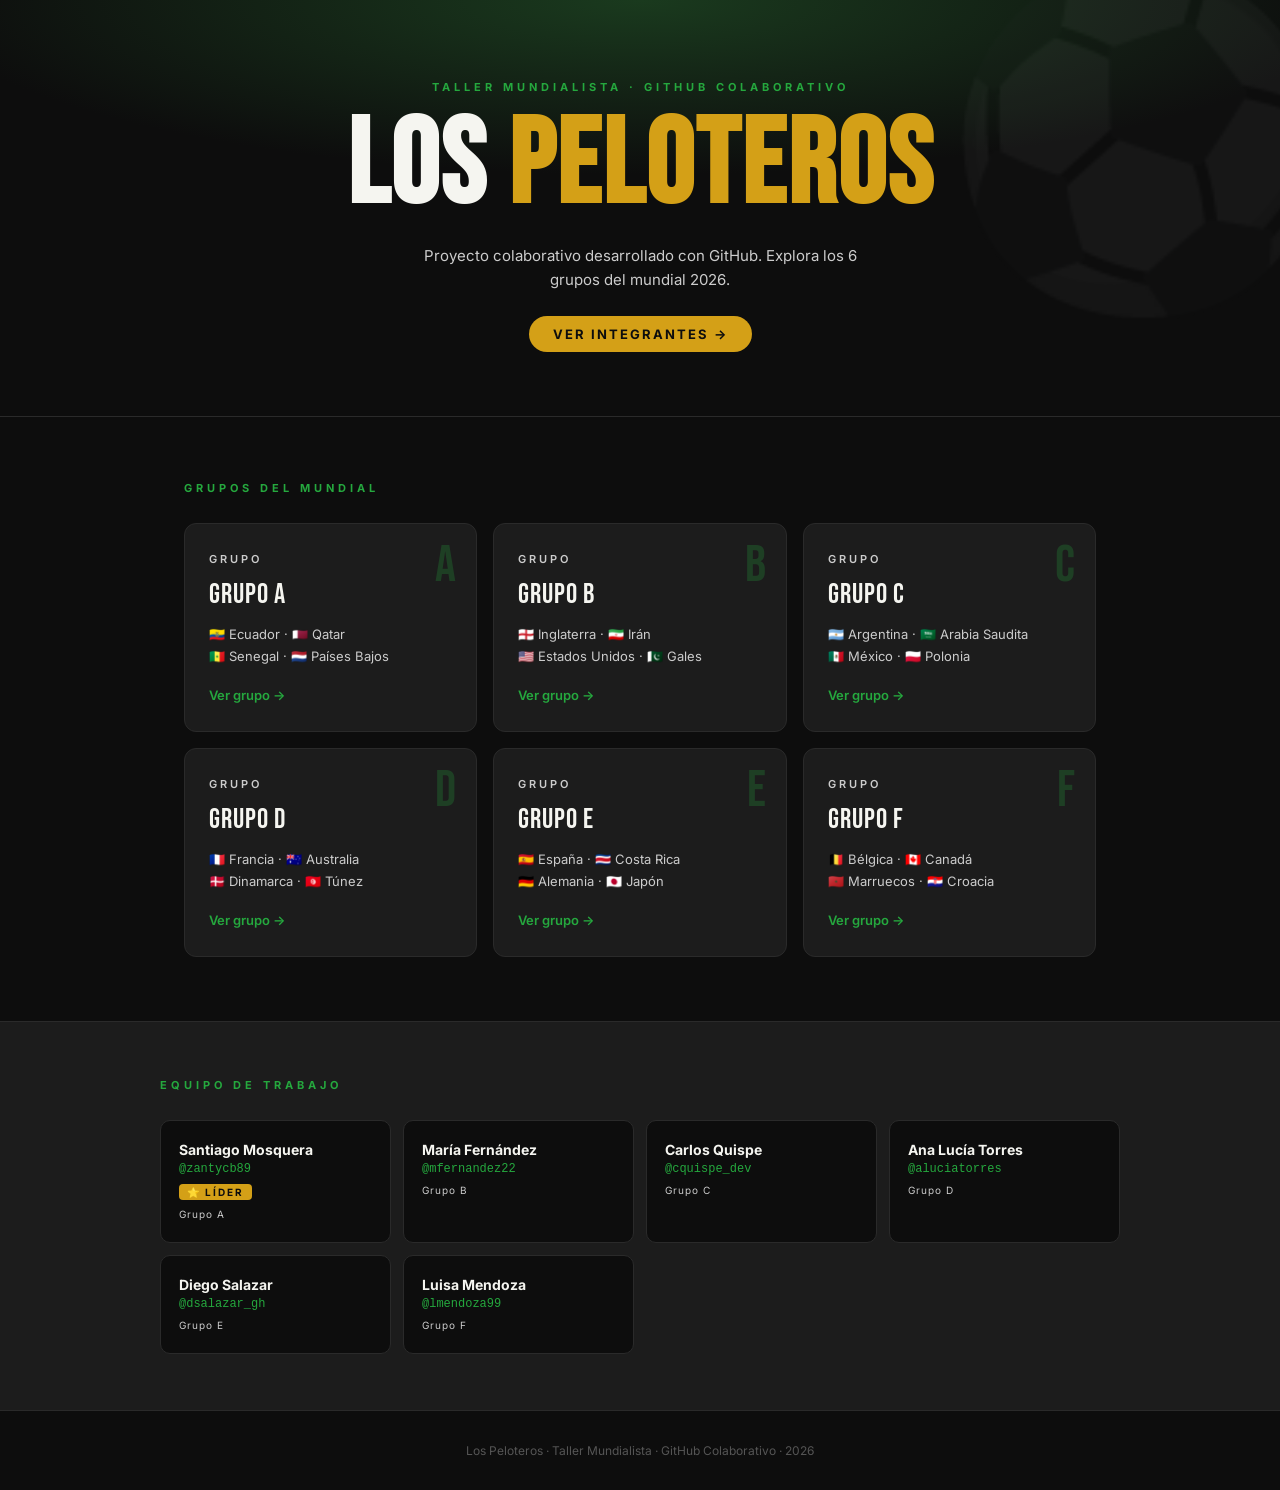
<file: index.html>
<!DOCTYPE html>
<html lang="es">
<head>
  <meta charset="UTF-8" />
  <meta name="viewport" content="width=device-width, initial-scale=1.0" />
  <title>Los Peloteros — Mundial 2026</title>
  <link rel="preconnect" href="https://fonts.googleapis.com">
  <link href="https://fonts.googleapis.com/css2?family=Bebas+Neue&family=Inter:wght@400;500;700&display=swap" rel="stylesheet">
  <style>
    *, *::before, *::after { box-sizing: border-box; margin: 0; padding: 0; }

    :root {
      --verde:    #1a7a2e;
      --verde-cl: #25a83e;
      --dorado:   #d4a017;
      --negro:    #0d0d0d;
      --gris:     #1c1c1c;
      --blanco:   #f5f5f0;
      --texto:    #cccccc;
    }

    body {
      background: var(--negro);
      color: var(--blanco);
      font-family: 'Inter', sans-serif;
      min-height: 100vh;
    }

    /* ── HERO ── */
    .hero {
      position: relative;
      overflow: hidden;
      padding: 80px 24px 64px;
      text-align: center;
      background: radial-gradient(ellipse 80% 60% at 50% 0%, #1a3a1e 0%, var(--negro) 70%);
      border-bottom: 1px solid #2a2a2a;
    }
    .hero::before {
      content: "⚽";
      position: absolute;
      font-size: 320px;
      top: -60px; right: -60px;
      opacity: 0.04;
      pointer-events: none;
      animation: spin 30s linear infinite;
    }
    @keyframes spin { to { transform: rotate(360deg); } }

    .eyebrow {
      font-family: 'Inter', sans-serif;
      font-size: 11px;
      font-weight: 700;
      letter-spacing: 4px;
      text-transform: uppercase;
      color: var(--verde-cl);
      margin-bottom: 16px;
    }
    .hero h1 {
      font-family: 'Bebas Neue', sans-serif;
      font-size: clamp(56px, 12vw, 120px);
      line-height: 0.95;
      letter-spacing: 2px;
      color: var(--blanco);
    }
    .hero h1 span { color: var(--dorado); }
    .hero-sub {
      margin-top: 20px;
      font-size: 15px;
      color: var(--texto);
      max-width: 480px;
      margin-inline: auto;
      line-height: 1.6;
    }

    /* ── GRUPOS GRID ── */
    .section-label {
      font-size: 11px;
      font-weight: 700;
      letter-spacing: 4px;
      text-transform: uppercase;
      color: var(--verde-cl);
      margin-bottom: 28px;
    }
    .grupos-section {
      padding: 64px 24px;
      max-width: 960px;
      margin: 0 auto;
    }
    .grupos-grid {
      display: grid;
      grid-template-columns: repeat(auto-fill, minmax(260px, 1fr));
      gap: 16px;
    }
    .grupo-card {
      background: var(--gris);
      border: 1px solid #2a2a2a;
      border-radius: 12px;
      padding: 28px 24px;
      text-decoration: none;
      color: inherit;
      display: flex;
      flex-direction: column;
      gap: 12px;
      transition: border-color 0.2s, transform 0.2s;
      position: relative;
      overflow: hidden;
    }
    .grupo-card::after {
      content: '';
      position: absolute;
      bottom: 0; left: 0; right: 0;
      height: 3px;
      background: var(--verde-cl);
      transform: scaleX(0);
      transform-origin: left;
      transition: transform 0.25s ease;
    }
    .grupo-card:hover { border-color: var(--verde-cl); transform: translateY(-2px); }
    .grupo-card:hover::after { transform: scaleX(1); }

    .card-letter {
      font-family: 'Bebas Neue', sans-serif;
      font-size: 52px;
      color: var(--verde-cl);
      line-height: 1;
      opacity: 0.25;
      position: absolute;
      top: 16px; right: 20px;
    }
    .card-tag {
      font-size: 11px;
      font-weight: 600;
      letter-spacing: 3px;
      text-transform: uppercase;
      color: var(--texto);
    }
    .card-title {
      font-family: 'Bebas Neue', sans-serif;
      font-size: 28px;
      letter-spacing: 1px;
    }
    .card-teams {
      font-size: 13px;
      color: var(--texto);
      line-height: 1.7;
    }
    .card-arrow {
      margin-top: 8px;
      font-size: 13px;
      font-weight: 600;
      color: var(--verde-cl);
    }

    /* ── MIEMBROS ── */
    .miembros-section {
      background: var(--gris);
      border-top: 1px solid #2a2a2a;
      border-bottom: 1px solid #2a2a2a;
      padding: 56px 24px;
    }
    .miembros-inner {
      max-width: 960px;
      margin: 0 auto;
    }
    .miembros-grid {
      display: grid;
      grid-template-columns: repeat(auto-fill, minmax(200px, 1fr));
      gap: 12px;
      margin-top: 28px;
    }
    .miembro-card {
      background: var(--negro);
      border: 1px solid #2a2a2a;
      border-radius: 10px;
      padding: 20px 18px;
    }
    .miembro-nombre {
      font-weight: 700;
      font-size: 14px;
      margin-bottom: 4px;
    }
    .miembro-user {
      font-size: 12px;
      color: var(--verde-cl);
      font-family: monospace;
    }
    .miembro-rol {
      display: inline-block;
      margin-top: 8px;
      font-size: 10px;
      font-weight: 700;
      letter-spacing: 2px;
      text-transform: uppercase;
      background: var(--dorado);
      color: var(--negro);
      padding: 2px 8px;
      border-radius: 4px;
    }
    .miembro-grupo {
      display: inline-block;
      margin-top: 8px;
      font-size: 10px;
      color: var(--texto);
      letter-spacing: 1px;
    }

    /* ── FOOTER ── */
    footer {
      text-align: center;
      padding: 32px 24px;
      font-size: 12px;
      color: #555;
    }
  </style>
</head>
<body>

  <!-- HERO -->
  <header class="hero">
    <p class="eyebrow">Taller Mundialista · GitHub Colaborativo</p>
    <h1>Los <span>Peloteros</span></h1>
    <p class="hero-sub">Proyecto colaborativo desarrollado con GitHub. Explora los 6 grupos del mundial 2026.</p>
    <a href="integrantes.html" style="display:inline-block; margin-top:24px; font-size:13px; font-weight:700; letter-spacing:2px; text-transform:uppercase; color:#0d0d0d; background:#d4a017; padding:10px 24px; border-radius:30px; text-decoration:none;">Ver integrantes →</a>
  </header>

  <!-- GRUPOS -->
  <main class="grupos-section">
    <p class="section-label">Grupos del Mundial</p>
    <div class="grupos-grid">

      <a class="grupo-card" href="Grupo_A/paginas/grupoA.html">
        <span class="card-letter">A</span>
        <span class="card-tag">Grupo</span>
        <span class="card-title">Grupo A</span>
        <p class="card-teams">🇪🇨 Ecuador · 🇶🇦 Qatar<br>🇸🇳 Senegal · 🇳🇱 Países Bajos</p>
        <span class="card-arrow">Ver grupo →</span>
      </a>

      <a class="grupo-card" href="#">
        <span class="card-letter">B</span>
        <span class="card-tag">Grupo</span>
        <span class="card-title">Grupo B</span>
        <p class="card-teams">🏴󠁧󠁢󠁥󠁮󠁧󠁿 Inglaterra · 🇮🇷 Irán<br>🇺🇸 Estados Unidos · 🇵🇰 Gales</p>
        <span class="card-arrow">Ver grupo →</span>
      </a>

      <a class="grupo-card" href="#">
        <span class="card-letter">C</span>
        <span class="card-tag">Grupo</span>
        <span class="card-title">Grupo C</span>
        <p class="card-teams">🇦🇷 Argentina · 🇸🇦 Arabia Saudita<br>🇲🇽 México · 🇵🇱 Polonia</p>
        <span class="card-arrow">Ver grupo →</span>
      </a>

      <a class="grupo-card" href="#">
        <span class="card-letter">D</span>
        <span class="card-tag">Grupo</span>
        <span class="card-title">Grupo D</span>
        <p class="card-teams">🇫🇷 Francia · 🇦🇺 Australia<br>🇩🇰 Dinamarca · 🇹🇳 Túnez</p>
        <span class="card-arrow">Ver grupo →</span>
      </a>

      <a class="grupo-card" href="#">
        <span class="card-letter">E</span>
        <span class="card-tag">Grupo</span>
        <span class="card-title">Grupo E</span>
        <p class="card-teams">🇪🇸 España · 🇨🇷 Costa Rica<br>🇩🇪 Alemania · 🇯🇵 Japón</p>
        <span class="card-arrow">Ver grupo →</span>
      </a>

      <a class="grupo-card" href="#">
        <span class="card-letter">F</span>
        <span class="card-tag">Grupo</span>
        <span class="card-title">Grupo F</span>
        <p class="card-teams">🇧🇪 Bélgica · 🇨🇦 Canadá<br>🇲🇦 Marruecos · 🇭🇷 Croacia</p>
        <span class="card-arrow">Ver grupo →</span>
      </a>

    </div>
  </main>

  <!-- MIEMBROS -->
  <section class="miembros-section">
    <div class="miembros-inner">
      <p class="section-label">Equipo de Trabajo</p>
      <div class="miembros-grid">

        <div class="miembro-card">
          <p class="miembro-nombre">Santiago Mosquera</p>
          <p class="miembro-user">@zantycb89</p>
          <span class="miembro-rol">⭐ Líder</span><br>
          <span class="miembro-grupo">Grupo A</span>
        </div>

        <div class="miembro-card">
          <p class="miembro-nombre">María Fernández</p>
          <p class="miembro-user">@mfernandez22</p>
          <span class="miembro-grupo">Grupo B</span>
        </div>

        <div class="miembro-card">
          <p class="miembro-nombre">Carlos Quispe</p>
          <p class="miembro-user">@cquispe_dev</p>
          <span class="miembro-grupo">Grupo C</span>
        </div>

        <div class="miembro-card">
          <p class="miembro-nombre">Ana Lucía Torres</p>
          <p class="miembro-user">@aluciatorres</p>
          <span class="miembro-grupo">Grupo D</span>
        </div>

        <div class="miembro-card">
          <p class="miembro-nombre">Diego Salazar</p>
          <p class="miembro-user">@dsalazar_gh</p>
          <span class="miembro-grupo">Grupo E</span>
        </div>

        <div class="miembro-card">
          <p class="miembro-nombre">Luisa Mendoza</p>
          <p class="miembro-user">@lmendoza99</p>
          <span class="miembro-grupo">Grupo F</span>
        </div>

      </div>
    </div>
  </section>

  <footer>
    <p>Los Peloteros · Taller Mundialista · GitHub Colaborativo · 2026</p>
  </footer>

</body>
</html>
</file>
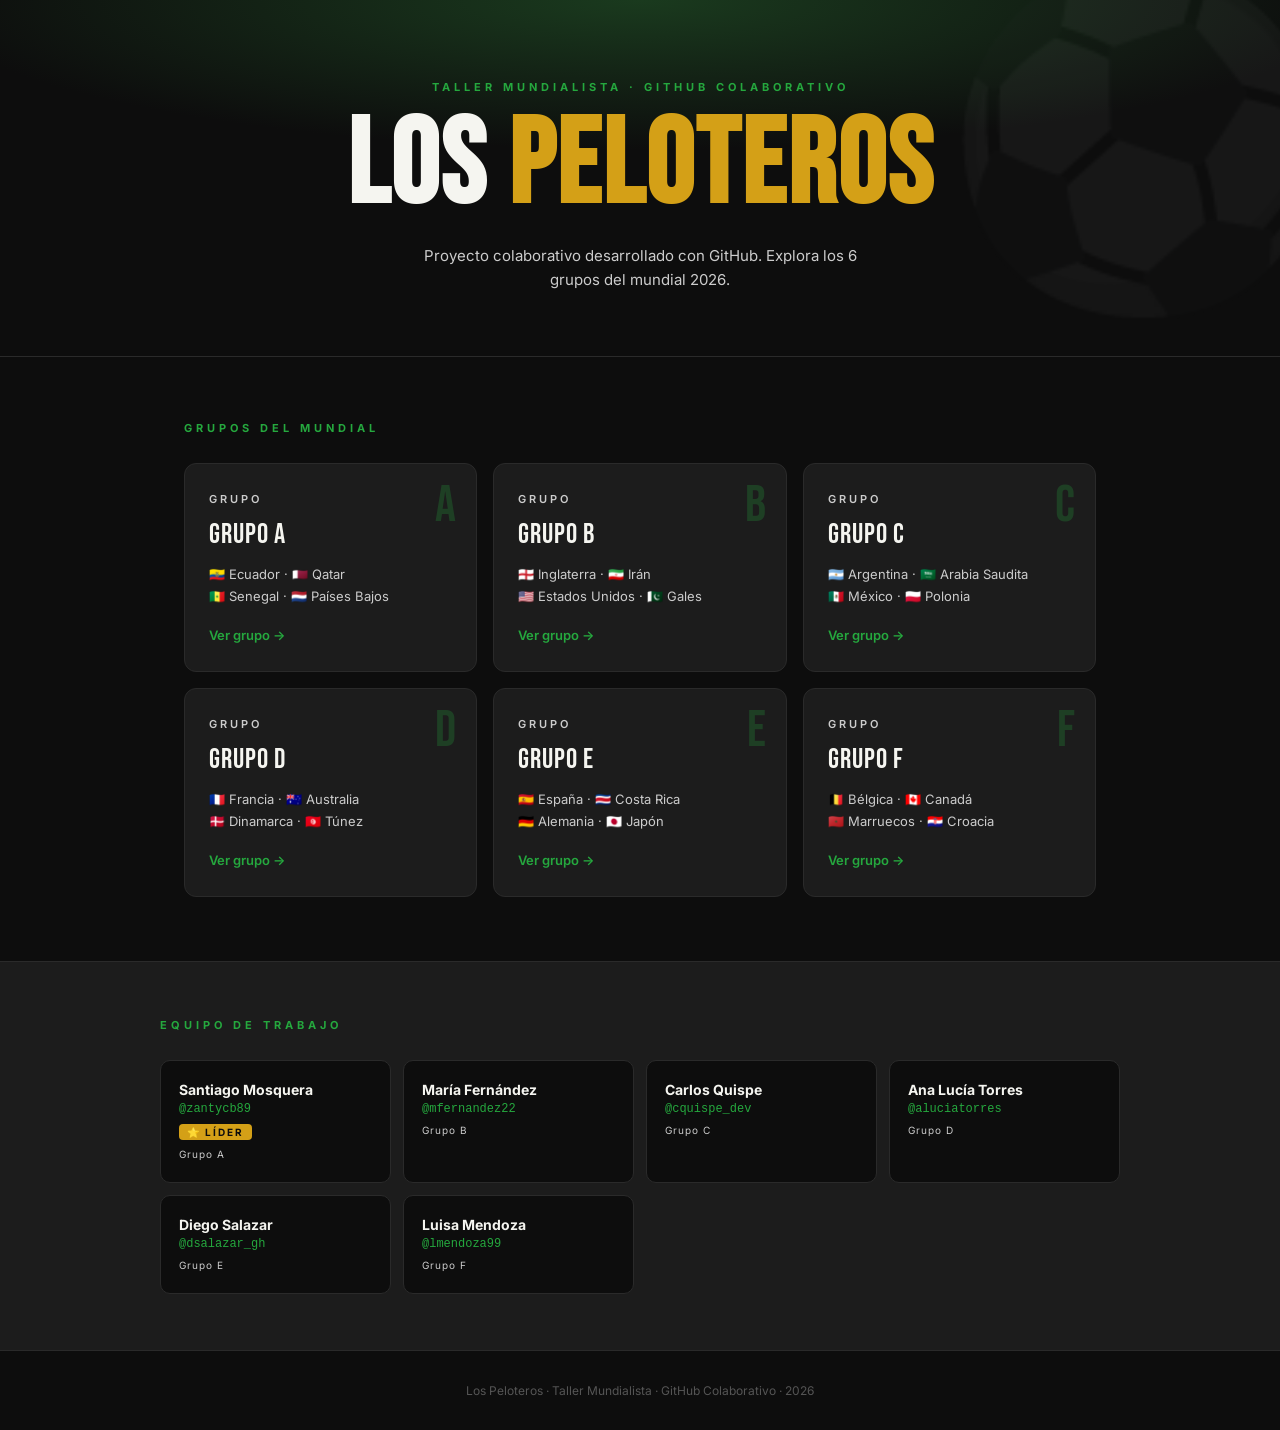
<file: files/index.html>
<!DOCTYPE html>
<html lang="es">
<head>
  <meta charset="UTF-8" />
  <meta name="viewport" content="width=device-width, initial-scale=1.0" />
  <title>Los Peloteros — Mundial 2026</title>
  <link rel="preconnect" href="https://fonts.googleapis.com">
  <link href="https://fonts.googleapis.com/css2?family=Bebas+Neue&family=Inter:wght@400;500;700&display=swap" rel="stylesheet">
  <style>
    *, *::before, *::after { box-sizing: border-box; margin: 0; padding: 0; }

    :root {
      --verde:    #1a7a2e;
      --verde-cl: #25a83e;
      --dorado:   #d4a017;
      --negro:    #0d0d0d;
      --gris:     #1c1c1c;
      --blanco:   #f5f5f0;
      --texto:    #cccccc;
    }

    body {
      background: var(--negro);
      color: var(--blanco);
      font-family: 'Inter', sans-serif;
      min-height: 100vh;
    }

    /* ── HERO ── */
    .hero {
      position: relative;
      overflow: hidden;
      padding: 80px 24px 64px;
      text-align: center;
      background: radial-gradient(ellipse 80% 60% at 50% 0%, #1a3a1e 0%, var(--negro) 70%);
      border-bottom: 1px solid #2a2a2a;
    }
    .hero::before {
      content: "⚽";
      position: absolute;
      font-size: 320px;
      top: -60px; right: -60px;
      opacity: 0.04;
      pointer-events: none;
      animation: spin 30s linear infinite;
    }
    @keyframes spin { to { transform: rotate(360deg); } }

    .eyebrow {
      font-family: 'Inter', sans-serif;
      font-size: 11px;
      font-weight: 700;
      letter-spacing: 4px;
      text-transform: uppercase;
      color: var(--verde-cl);
      margin-bottom: 16px;
    }
    .hero h1 {
      font-family: 'Bebas Neue', sans-serif;
      font-size: clamp(56px, 12vw, 120px);
      line-height: 0.95;
      letter-spacing: 2px;
      color: var(--blanco);
    }
    .hero h1 span { color: var(--dorado); }
    .hero-sub {
      margin-top: 20px;
      font-size: 15px;
      color: var(--texto);
      max-width: 480px;
      margin-inline: auto;
      line-height: 1.6;
    }

    /* ── GRUPOS GRID ── */
    .section-label {
      font-size: 11px;
      font-weight: 700;
      letter-spacing: 4px;
      text-transform: uppercase;
      color: var(--verde-cl);
      margin-bottom: 28px;
    }
    .grupos-section {
      padding: 64px 24px;
      max-width: 960px;
      margin: 0 auto;
    }
    .grupos-grid {
      display: grid;
      grid-template-columns: repeat(auto-fill, minmax(260px, 1fr));
      gap: 16px;
    }
    .grupo-card {
      background: var(--gris);
      border: 1px solid #2a2a2a;
      border-radius: 12px;
      padding: 28px 24px;
      text-decoration: none;
      color: inherit;
      display: flex;
      flex-direction: column;
      gap: 12px;
      transition: border-color 0.2s, transform 0.2s;
      position: relative;
      overflow: hidden;
    }
    .grupo-card::after {
      content: '';
      position: absolute;
      bottom: 0; left: 0; right: 0;
      height: 3px;
      background: var(--verde-cl);
      transform: scaleX(0);
      transform-origin: left;
      transition: transform 0.25s ease;
    }
    .grupo-card:hover { border-color: var(--verde-cl); transform: translateY(-2px); }
    .grupo-card:hover::after { transform: scaleX(1); }

    .card-letter {
      font-family: 'Bebas Neue', sans-serif;
      font-size: 52px;
      color: var(--verde-cl);
      line-height: 1;
      opacity: 0.25;
      position: absolute;
      top: 16px; right: 20px;
    }
    .card-tag {
      font-size: 11px;
      font-weight: 600;
      letter-spacing: 3px;
      text-transform: uppercase;
      color: var(--texto);
    }
    .card-title {
      font-family: 'Bebas Neue', sans-serif;
      font-size: 28px;
      letter-spacing: 1px;
    }
    .card-teams {
      font-size: 13px;
      color: var(--texto);
      line-height: 1.7;
    }
    .card-arrow {
      margin-top: 8px;
      font-size: 13px;
      font-weight: 600;
      color: var(--verde-cl);
    }

    /* ── MIEMBROS ── */
    .miembros-section {
      background: var(--gris);
      border-top: 1px solid #2a2a2a;
      border-bottom: 1px solid #2a2a2a;
      padding: 56px 24px;
    }
    .miembros-inner {
      max-width: 960px;
      margin: 0 auto;
    }
    .miembros-grid {
      display: grid;
      grid-template-columns: repeat(auto-fill, minmax(200px, 1fr));
      gap: 12px;
      margin-top: 28px;
    }
    .miembro-card {
      background: var(--negro);
      border: 1px solid #2a2a2a;
      border-radius: 10px;
      padding: 20px 18px;
    }
    .miembro-nombre {
      font-weight: 700;
      font-size: 14px;
      margin-bottom: 4px;
    }
    .miembro-user {
      font-size: 12px;
      color: var(--verde-cl);
      font-family: monospace;
    }
    .miembro-rol {
      display: inline-block;
      margin-top: 8px;
      font-size: 10px;
      font-weight: 700;
      letter-spacing: 2px;
      text-transform: uppercase;
      background: var(--dorado);
      color: var(--negro);
      padding: 2px 8px;
      border-radius: 4px;
    }
    .miembro-grupo {
      display: inline-block;
      margin-top: 8px;
      font-size: 10px;
      color: var(--texto);
      letter-spacing: 1px;
    }

    /* ── FOOTER ── */
    footer {
      text-align: center;
      padding: 32px 24px;
      font-size: 12px;
      color: #555;
    }
  </style>
</head>
<body>

  <!-- HERO -->
  <header class="hero">
    <p class="eyebrow">Taller Mundialista · GitHub Colaborativo</p>
    <h1>Los <span>Peloteros</span></h1>
    <p class="hero-sub">Proyecto colaborativo desarrollado con GitHub. Explora los 6 grupos del mundial 2026.</p>
  </header>

  <!-- GRUPOS -->
  <main class="grupos-section">
    <p class="section-label">Grupos del Mundial</p>
    <div class="grupos-grid">

      <a class="grupo-card" href="Grupo_A/paginas/grupoA.html">
        <span class="card-letter">A</span>
        <span class="card-tag">Grupo</span>
        <span class="card-title">Grupo A</span>
        <p class="card-teams">🇪🇨 Ecuador · 🇶🇦 Qatar<br>🇸🇳 Senegal · 🇳🇱 Países Bajos</p>
        <span class="card-arrow">Ver grupo →</span>
      </a>

      <a class="grupo-card" href="Grupo_B/paginas/grupoB.html">
        <span class="card-letter">B</span>
        <span class="card-tag">Grupo</span>
        <span class="card-title">Grupo B</span>
        <p class="card-teams">🏴󠁧󠁢󠁥󠁮󠁧󠁿 Inglaterra · 🇮🇷 Irán<br>🇺🇸 Estados Unidos · 🇵🇰 Gales</p>
        <span class="card-arrow">Ver grupo →</span>
      </a>

      <a class="grupo-card" href="Grupo_C/paginas/grupoC.html">
        <span class="card-letter">C</span>
        <span class="card-tag">Grupo</span>
        <span class="card-title">Grupo C</span>
        <p class="card-teams">🇦🇷 Argentina · 🇸🇦 Arabia Saudita<br>🇲🇽 México · 🇵🇱 Polonia</p>
        <span class="card-arrow">Ver grupo →</span>
      </a>

      <a class="grupo-card" href="Grupo_D/paginas/grupoD.html">
        <span class="card-letter">D</span>
        <span class="card-tag">Grupo</span>
        <span class="card-title">Grupo D</span>
        <p class="card-teams">🇫🇷 Francia · 🇦🇺 Australia<br>🇩🇰 Dinamarca · 🇹🇳 Túnez</p>
        <span class="card-arrow">Ver grupo →</span>
      </a>

      <a class="grupo-card" href="Grupo_E/paginas/grupoE.html">
        <span class="card-letter">E</span>
        <span class="card-tag">Grupo</span>
        <span class="card-title">Grupo E</span>
        <p class="card-teams">🇪🇸 España · 🇨🇷 Costa Rica<br>🇩🇪 Alemania · 🇯🇵 Japón</p>
        <span class="card-arrow">Ver grupo →</span>
      </a>

      <a class="grupo-card" href="Grupo_F/paginas/grupoF.html">
        <span class="card-letter">F</span>
        <span class="card-tag">Grupo</span>
        <span class="card-title">Grupo F</span>
        <p class="card-teams">🇧🇪 Bélgica · 🇨🇦 Canadá<br>🇲🇦 Marruecos · 🇭🇷 Croacia</p>
        <span class="card-arrow">Ver grupo →</span>
      </a>

    </div>
  </main>

  <!-- MIEMBROS -->
  <section class="miembros-section">
    <div class="miembros-inner">
      <p class="section-label">Equipo de Trabajo</p>
      <div class="miembros-grid">

        <div class="miembro-card">
          <p class="miembro-nombre">Santiago Mosquera</p>
          <p class="miembro-user">@zantycb89</p>
          <span class="miembro-rol">⭐ Líder</span><br>
          <span class="miembro-grupo">Grupo A</span>
        </div>

        <div class="miembro-card">
          <p class="miembro-nombre">María Fernández</p>
          <p class="miembro-user">@mfernandez22</p>
          <span class="miembro-grupo">Grupo B</span>
        </div>

        <div class="miembro-card">
          <p class="miembro-nombre">Carlos Quispe</p>
          <p class="miembro-user">@cquispe_dev</p>
          <span class="miembro-grupo">Grupo C</span>
        </div>

        <div class="miembro-card">
          <p class="miembro-nombre">Ana Lucía Torres</p>
          <p class="miembro-user">@aluciatorres</p>
          <span class="miembro-grupo">Grupo D</span>
        </div>

        <div class="miembro-card">
          <p class="miembro-nombre">Diego Salazar</p>
          <p class="miembro-user">@dsalazar_gh</p>
          <span class="miembro-grupo">Grupo E</span>
        </div>

        <div class="miembro-card">
          <p class="miembro-nombre">Luisa Mendoza</p>
          <p class="miembro-user">@lmendoza99</p>
          <span class="miembro-grupo">Grupo F</span>
        </div>

      </div>
    </div>
  </section>

  <footer>
    <p>Los Peloteros · Taller Mundialista · GitHub Colaborativo · 2026</p>
  </footer>

</body>
</html>
</file>
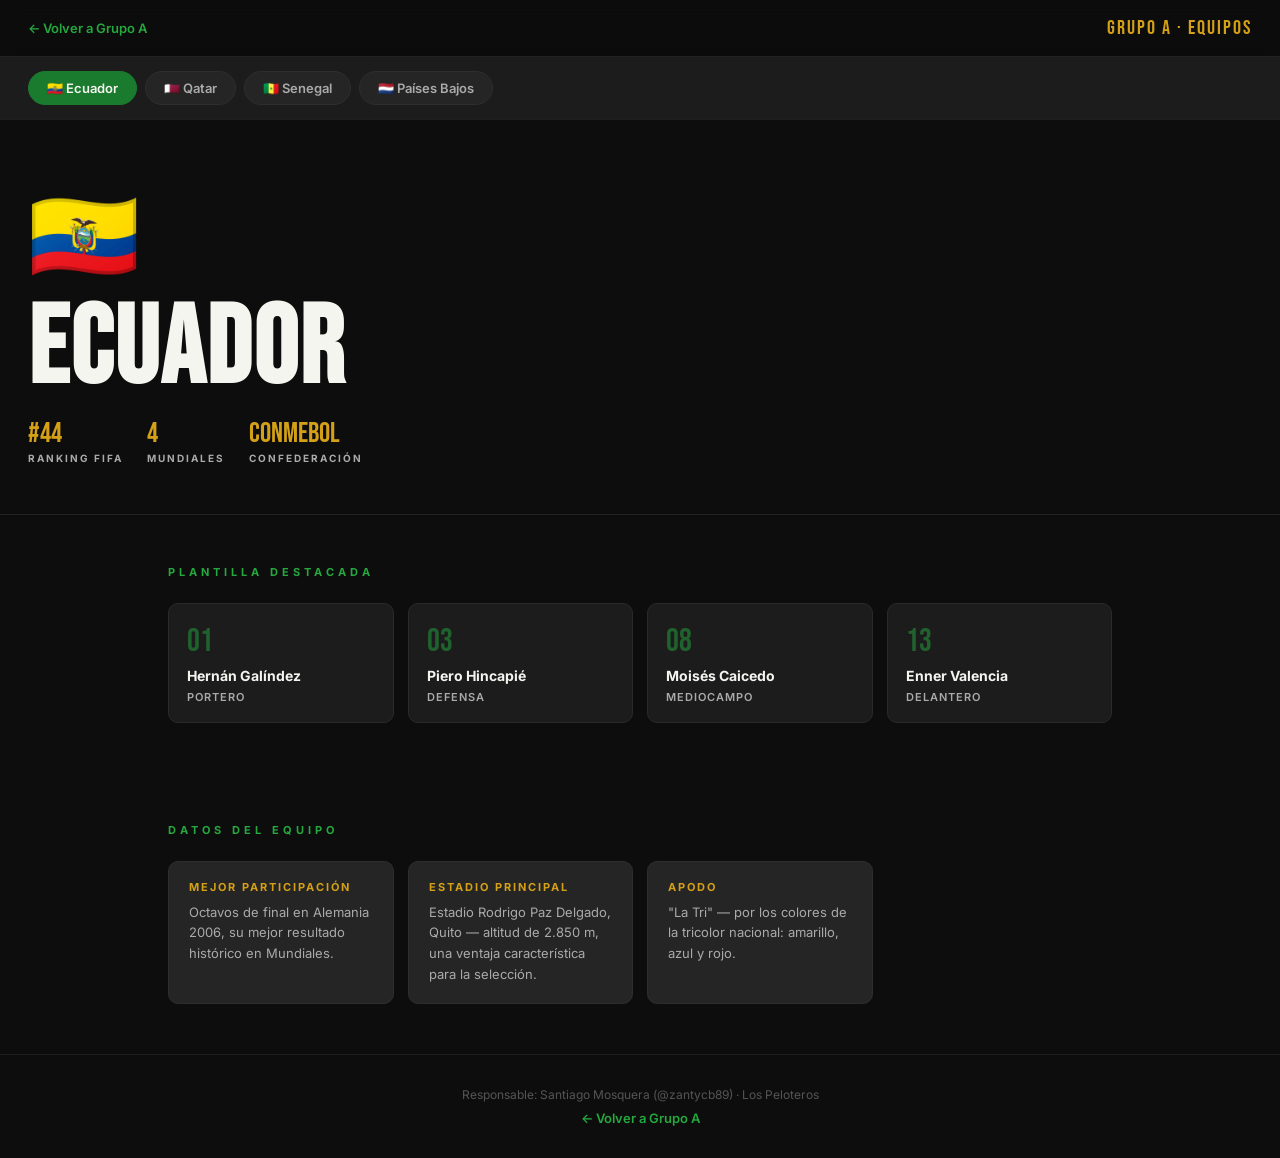
<file: Ecuador.html>
<!DOCTYPE html>
<html lang="es">
<head>
  <meta charset="UTF-8" />
  <meta name="viewport" content="width=device-width, initial-scale=1.0" />
  <title>Ecuador — Grupo A — Mundial 2026</title>
  <link rel="preconnect" href="https://fonts.googleapis.com">
  <link href="https://fonts.googleapis.com/css2?family=Bebas+Neue&family=Inter:wght@400;500;600;700&display=swap" rel="stylesheet">
  <link rel="stylesheet" href="equipos.css" />
</head>
<body>

  <nav class="nav">
    <a href="../grupoA.html" class="nav-back">← Volver a Grupo A</a>
    <span class="nav-tag">Grupo A · Equipos</span>
  </nav>

  <!-- NAVEGACIÓN ENTRE EQUIPOS -->
  <div class="team-switch">
    <a href="Ecuador.html" class="team-pill active">🇪🇨 Ecuador</a>
    <a href="Qatar.html" class="team-pill">🇶🇦 Qatar</a>
    <a href="Senegal.html" class="team-pill">🇸🇳 Senegal</a>
    <a href="PaisesBajos.html" class="team-pill">🇳🇱 Países Bajos</a>
  </div>

  <header class="team-hero">
    <div class="team-hero-flag">🇪🇨</div>
    <h1>Ecuador</h1>
    <div class="team-hero-meta">
      <div class="meta-item">
        <span class="meta-num">#44</span>
        <span class="meta-label">Ranking FIFA</span>
      </div>
      <div class="meta-item">
        <span class="meta-num">4</span>
        <span class="meta-label">Mundiales</span>
      </div>
      <div class="meta-item">
        <span class="meta-num">CONMEBOL</span>
        <span class="meta-label">Confederación</span>
      </div>
    </div>
  </header>

  <!-- JUGADORES -->
  <section class="section">
    <p class="section-label">Plantilla destacada</p>
    <div class="jugadores-grid">
      <div class="jugador-card">
        <span class="jugador-num">01</span>
        <span class="jugador-nombre">Hernán Galíndez</span>
        <span class="jugador-pos">Portero</span>
      </div>
      <div class="jugador-card">
        <span class="jugador-num">03</span>
        <span class="jugador-nombre">Piero Hincapié</span>
        <span class="jugador-pos">Defensa</span>
      </div>
      <div class="jugador-card">
        <span class="jugador-num">08</span>
        <span class="jugador-nombre">Moisés Caicedo</span>
        <span class="jugador-pos">Mediocampo</span>
      </div>
      <div class="jugador-card">
        <span class="jugador-num">13</span>
        <span class="jugador-nombre">Enner Valencia</span>
        <span class="jugador-pos">Delantero</span>
      </div>
    </div>
  </section>

  <!-- DATOS EXTRA -->
  <section class="section">
    <p class="section-label">Datos del equipo</p>
    <div class="datos-grid">
      <div class="dato-card">
        <p class="dato-title">Mejor participación</p>
        <p class="dato-text">Octavos de final en Alemania 2006, su mejor resultado histórico en Mundiales.</p>
      </div>
      <div class="dato-card">
        <p class="dato-title">Estadio principal</p>
        <p class="dato-text">Estadio Rodrigo Paz Delgado, Quito — altitud de 2.850 m, una ventaja característica para la selección.</p>
      </div>
      <div class="dato-card">
        <p class="dato-title">Apodo</p>
        <p class="dato-text">"La Tri" — por los colores de la tricolor nacional: amarillo, azul y rojo.</p>
      </div>
    </div>
  </section>

  <footer class="footer">
    <p>Responsable: Santiago Mosquera (@zantycb89) · Los Peloteros</p>
    <a href="../grupoA.html">← Volver a Grupo A</a>
  </footer>

</body>
</html>
</file>
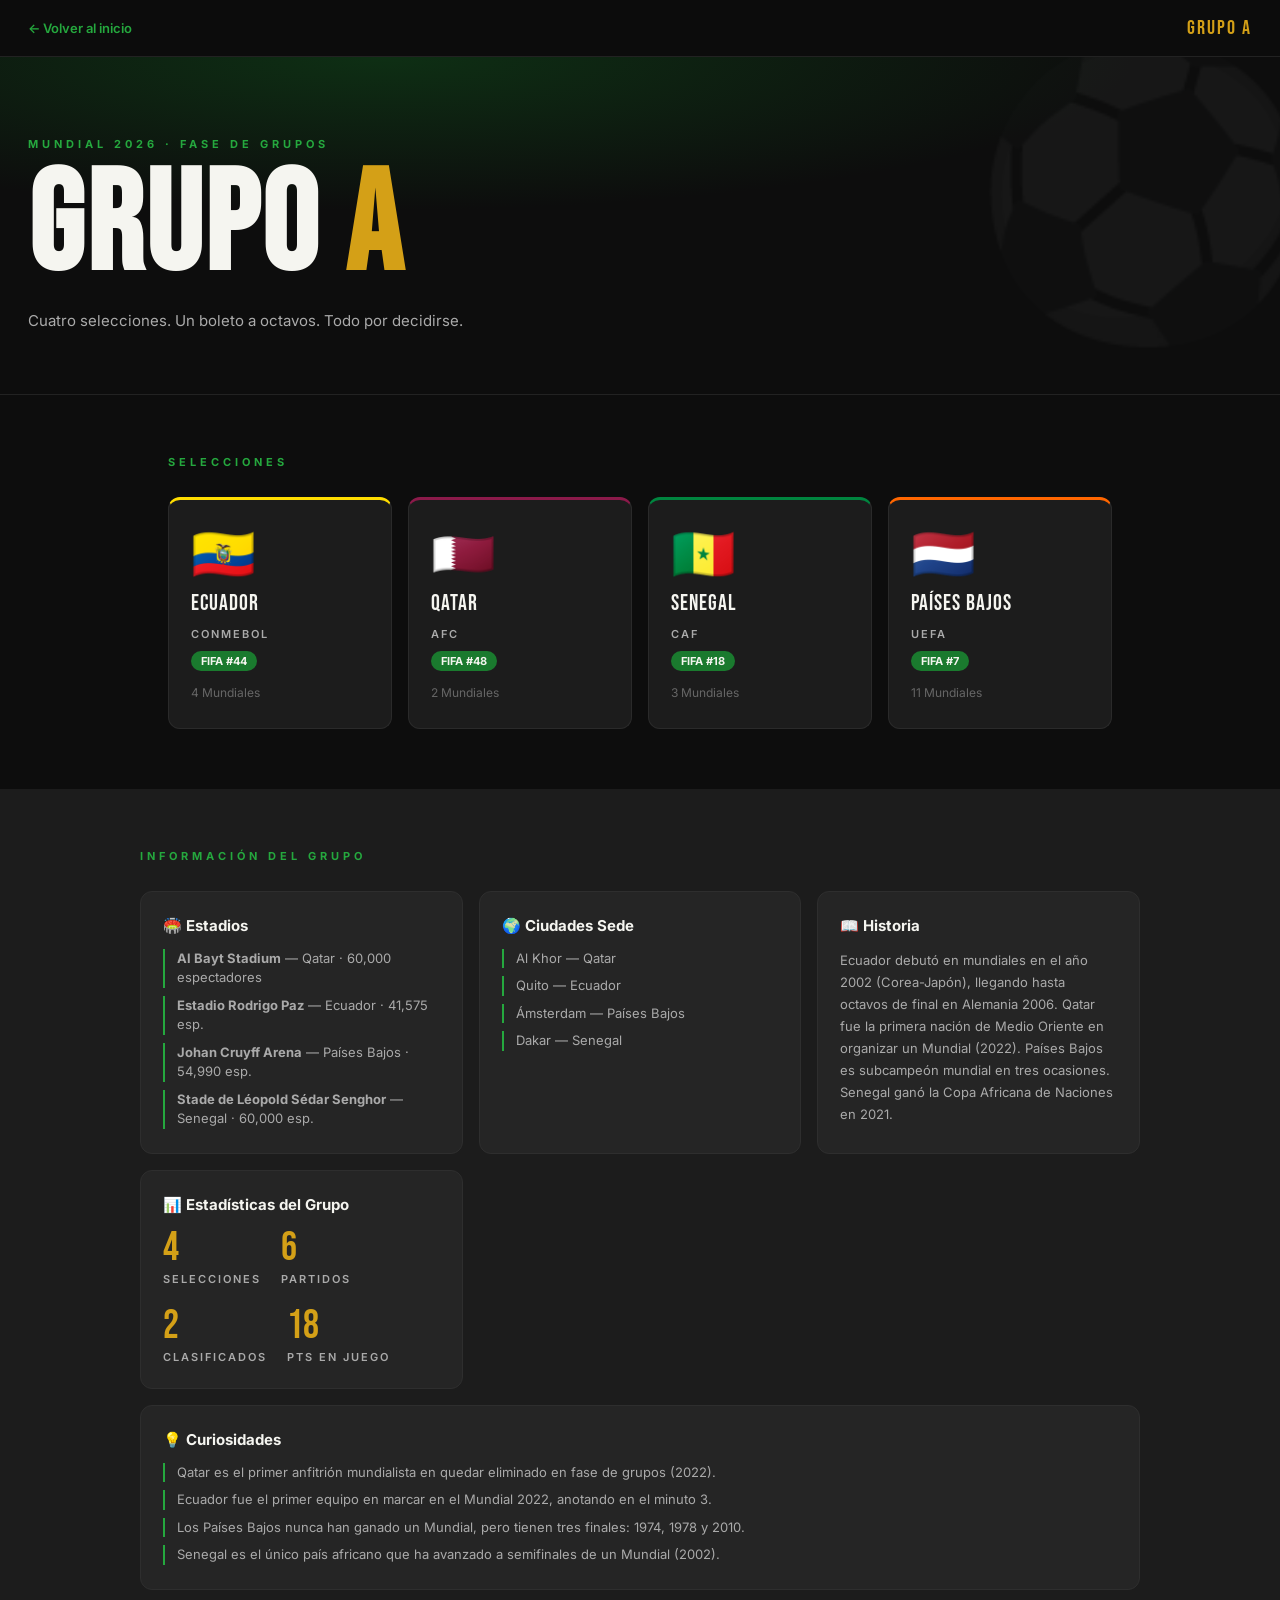
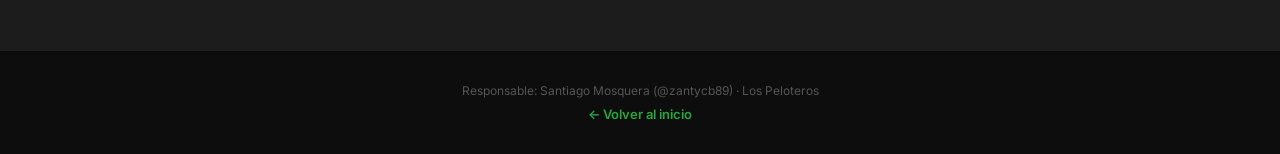
<file: grupoA.html>
<!DOCTYPE html>
<html lang="es">
<head>
  <meta charset="UTF-8" />
  <meta name="viewport" content="width=device-width, initial-scale=1.0" />
  <title>Grupo A — Mundial 2026</title>
  <link rel="preconnect" href="https://fonts.googleapis.com">
  <link href="https://fonts.googleapis.com/css2?family=Bebas+Neue&family=Inter:wght@400;500;600;700&display=swap" rel="stylesheet">
  <link rel="stylesheet" href="grupoA.css" />
</head>
<body>

  <nav class="nav">
    <a href="../../index.html" class="nav-back">← Volver al inicio</a>
    <span class="nav-tag">Grupo A</span>
  </nav>

  <header class="hero">
    <div class="hero-inner">
      <p class="eyebrow">Mundial 2026 · Fase de Grupos</p>
      <h1>Grupo <span>A</span></h1>
      <p class="hero-sub">Cuatro selecciones. Un boleto a octavos. Todo por decidirse.</p>
    </div>
    <div class="ball-bg">⚽</div>
  </header>

  <!-- EQUIPOS -->
  <section class="section">
    <p class="section-label">Selecciones</p>
    <div class="equipos-grid" id="equipos"></div>
  </section>

  <!-- INFO COMPLEMENTARIA -->
  <section class="section section-dark">
    <p class="section-label">Información del Grupo</p>
    <div class="info-grid">

      <div class="info-card">
        <h3 class="info-title">🏟️ Estadios</h3>
        <ul class="info-list">
          <li><strong>Al Bayt Stadium</strong> — Qatar · 60,000 espectadores</li>
          <li><strong>Estadio Rodrigo Paz</strong> — Ecuador · 41,575 esp.</li>
          <li><strong>Johan Cruyff Arena</strong> — Países Bajos · 54,990 esp.</li>
          <li><strong>Stade de Léopold Sédar Senghor</strong> — Senegal · 60,000 esp.</li>
        </ul>
      </div>

      <div class="info-card">
        <h3 class="info-title">🌍 Ciudades Sede</h3>
        <ul class="info-list">
          <li>Al Khor — Qatar</li>
          <li>Quito — Ecuador</li>
          <li>Ámsterdam — Países Bajos</li>
          <li>Dakar — Senegal</li>
        </ul>
      </div>

      <div class="info-card">
        <h3 class="info-title">📖 Historia</h3>
        <p class="info-text">
          Ecuador debutó en mundiales en el año 2002 (Corea-Japón), llegando hasta octavos de final en Alemania 2006. Qatar fue la primera nación de Medio Oriente en organizar un Mundial (2022). Países Bajos es subcampeón mundial en tres ocasiones. Senegal ganó la Copa Africana de Naciones en 2021.
        </p>
      </div>

      <div class="info-card">
        <h3 class="info-title">📊 Estadísticas del Grupo</h3>
        <div class="stats-row">
          <div class="stat"><span class="stat-num">4</span><span class="stat-label">Selecciones</span></div>
          <div class="stat"><span class="stat-num">6</span><span class="stat-label">Partidos</span></div>
          <div class="stat"><span class="stat-num">2</span><span class="stat-label">Clasificados</span></div>
          <div class="stat"><span class="stat-num">18</span><span class="stat-label">Pts en juego</span></div>
        </div>
      </div>

      <div class="info-card info-card--wide">
        <h3 class="info-title">💡 Curiosidades</h3>
        <ul class="info-list">
          <li>Qatar es el primer anfitrión mundialista en quedar eliminado en fase de grupos (2022).</li>
          <li>Ecuador fue el primer equipo en marcar en el Mundial 2022, anotando en el minuto 3.</li>
          <li>Los Países Bajos nunca han ganado un Mundial, pero tienen tres finales: 1974, 1978 y 2010.</li>
          <li>Senegal es el único país africano que ha avanzado a semifinales de un Mundial (2002).</li>
        </ul>
      </div>

    </div>
  </section>

  <footer class="footer">
    <p>Responsable: Santiago Mosquera (@zantycb89) · Los Peloteros</p>
    <a href="../../index.html">← Volver al inicio</a>
  </footer>

  <script src="grupoA.js"></script>
</body>
</html>
</file>
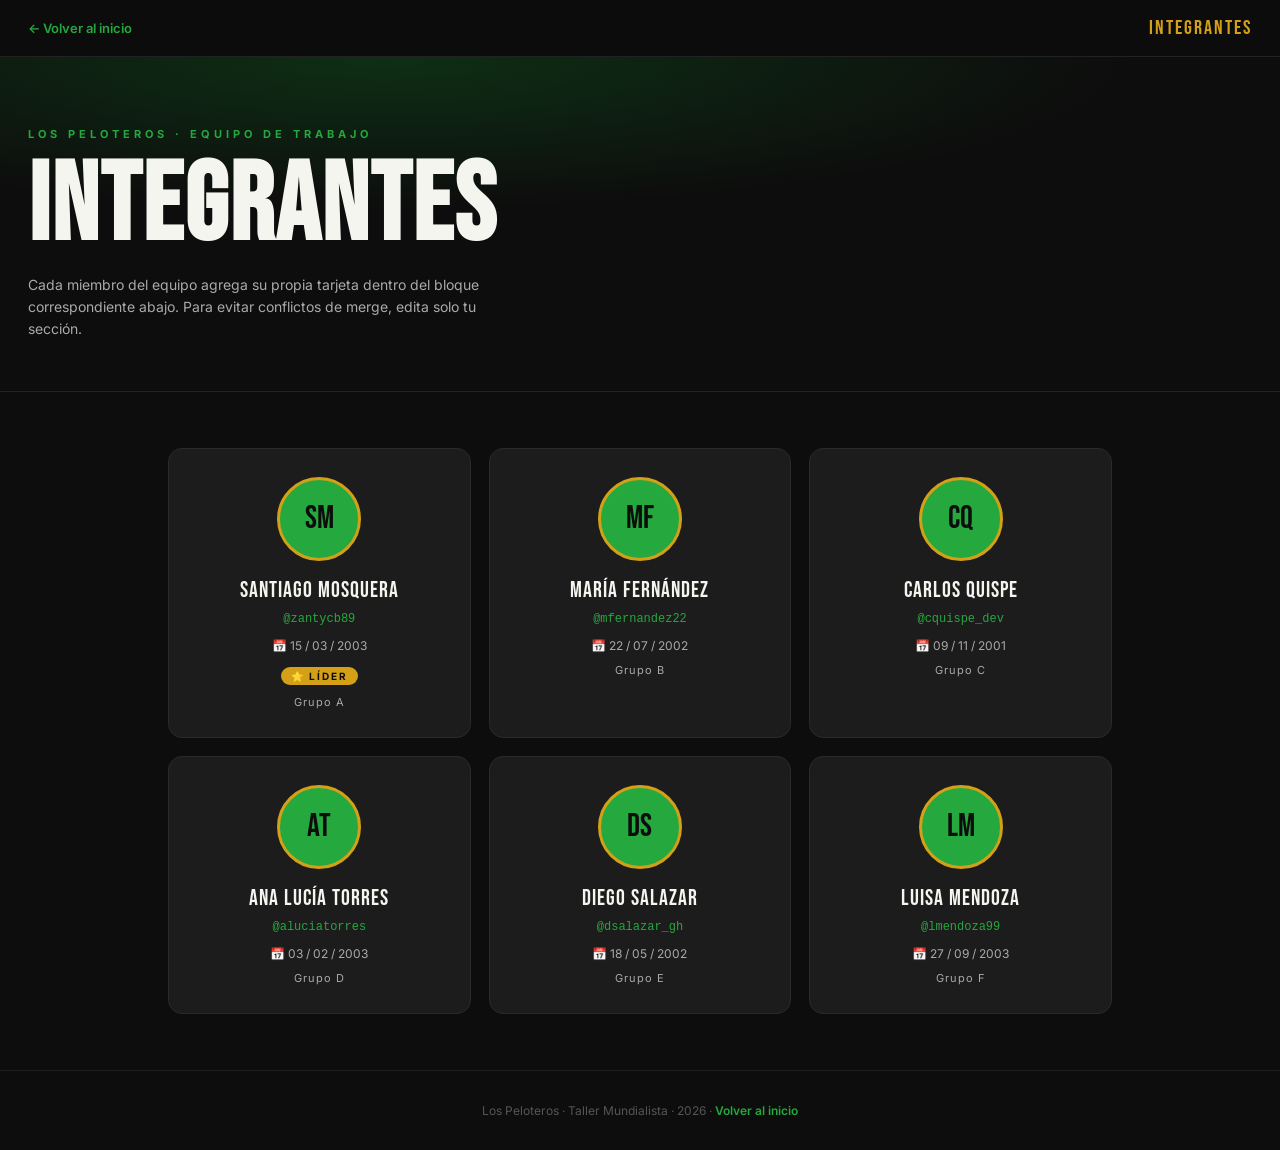
<file: integrantes.html>
<!DOCTYPE html>
<html lang="es">
<head>
  <meta charset="UTF-8" />
  <meta name="viewport" content="width=device-width, initial-scale=1.0" />
  <title>Integrantes — Los Peloteros</title>
  <link rel="preconnect" href="https://fonts.googleapis.com">
  <link href="https://fonts.googleapis.com/css2?family=Bebas+Neue&family=Inter:wght@400;500;600;700&display=swap" rel="stylesheet">
  <style>
    *, *::before, *::after { box-sizing: border-box; margin: 0; padding: 0; }

    :root {
      --verde:    #1a7a2e;
      --verde-cl: #25a83e;
      --dorado:   #d4a017;
      --negro:    #0d0d0d;
      --gris:     #1c1c1c;
      --gris-cl:  #252525;
      --blanco:   #f5f5f0;
      --texto:    #aaaaaa;
    }

    body { background: var(--negro); color: var(--blanco); font-family: 'Inter', sans-serif; }

    .nav {
      display: flex;
      justify-content: space-between;
      align-items: center;
      padding: 16px 28px;
      border-bottom: 1px solid #222;
      position: sticky; top: 0;
      background: rgba(13,13,13,0.92);
      backdrop-filter: blur(8px);
    }
    .nav-back { font-size: 13px; font-weight: 600; color: var(--verde-cl); text-decoration: none; }
    .nav-back:hover { text-decoration: underline; }
    .nav-tag { font-family: 'Bebas Neue', sans-serif; font-size: 20px; color: var(--dorado); letter-spacing: 2px; }

    .hero {
      padding: 70px 28px 50px;
      background: radial-gradient(ellipse 90% 70% at 30% 0%, #0e2f14 0%, var(--negro) 65%);
      border-bottom: 1px solid #222;
    }
    .eyebrow {
      font-size: 11px; font-weight: 700; letter-spacing: 4px;
      text-transform: uppercase; color: var(--verde-cl); margin-bottom: 14px;
    }
    .hero h1 { font-family: 'Bebas Neue', sans-serif; font-size: clamp(56px, 13vw, 110px); line-height: 0.95; letter-spacing: 2px; }
    .hero-sub { margin-top: 14px; color: var(--texto); font-size: 14px; max-width: 460px; line-height: 1.6; }

    .integrantes-grid {
      max-width: 1000px;
      margin: 0 auto;
      padding: 56px 28px;
      display: grid;
      grid-template-columns: repeat(auto-fill, minmax(240px, 1fr));
      gap: 18px;
    }

    .integrante-card {
      background: var(--gris);
      border: 1px solid #2a2a2a;
      border-radius: 14px;
      padding: 28px 22px;
      display: flex;
      flex-direction: column;
      align-items: center;
      text-align: center;
      gap: 8px;
      transition: border-color 0.2s, transform 0.2s;
    }
    .integrante-card:hover { border-color: var(--verde-cl); transform: translateY(-3px); }

    .avatar {
      width: 84px; height: 84px;
      border-radius: 50%;
      display: flex; align-items: center; justify-content: center;
      font-family: 'Bebas Neue', sans-serif;
      font-size: 32px;
      color: var(--negro);
      background: var(--verde-cl);
      margin-bottom: 8px;
      border: 3px solid var(--dorado);
      overflow: hidden;
    }
    .avatar img { width: 100%; height: 100%; object-fit: cover; }

    .integrante-nombre { font-family: 'Bebas Neue', sans-serif; font-size: 22px; letter-spacing: 1px; }
    .integrante-user { font-size: 12px; color: var(--verde-cl); font-family: monospace; }
    .integrante-fecha { font-size: 12px; color: var(--texto); margin-top: 4px; }
    .integrante-rol {
      margin-top: 6px;
      font-size: 10px; font-weight: 700; letter-spacing: 2px;
      text-transform: uppercase;
      background: var(--dorado); color: var(--negro);
      padding: 3px 10px; border-radius: 20px;
    }
    .integrante-grupo {
      font-size: 11px; color: var(--texto); letter-spacing: 1px; margin-top: 2px;
    }

    .footer {
      text-align: center; padding: 32px 24px; font-size: 12px; color: #555;
      border-top: 1px solid #1e1e1e;
    }
    .footer a { color: var(--verde-cl); text-decoration: none; font-weight: 600; }
  </style>
</head>
<body>

  <nav class="nav">
    <a href="index.html" class="nav-back">← Volver al inicio</a>
    <span class="nav-tag">Integrantes</span>
  </nav>

  <header class="hero">
    <p class="eyebrow">Los Peloteros · Equipo de Trabajo</p>
    <h1>Integrantes</h1>
    <p class="hero-sub">Cada miembro del equipo agrega su propia tarjeta dentro del bloque correspondiente abajo. Para evitar conflictos de merge, edita solo tu sección.</p>
  </header>

  <main class="integrantes-grid">

    <!-- ============================================ -->
    <!-- INTEGRANTE: Santiago Mosquera (NO EDITAR fuera de este bloque) -->
    <!-- ============================================ -->
    <div class="integrante-card">
      <div class="avatar">SM</div>
      <p class="integrante-nombre">Santiago Mosquera</p>
      <p class="integrante-user">@zantycb89</p>
      <p class="integrante-fecha">📅 15 / 03 / 2003</p>
      <span class="integrante-rol">⭐ Líder</span>
      <span class="integrante-grupo">Grupo A</span>
    </div>
    <!-- FIN INTEGRANTE: Santiago Mosquera -->

    <!-- ============================================ -->
    <!-- INTEGRANTE: María Fernández (NO EDITAR fuera de este bloque) -->
    <!-- ============================================ -->
    <div class="integrante-card">
      <div class="avatar">MF</div>
      <p class="integrante-nombre">María Fernández</p>
      <p class="integrante-user">@mfernandez22</p>
      <p class="integrante-fecha">📅 22 / 07 / 2002</p>
      <span class="integrante-grupo">Grupo B</span>
    </div>
    <!-- FIN INTEGRANTE: María Fernández -->

    <!-- ============================================ -->
    <!-- INTEGRANTE: Carlos Quispe (NO EDITAR fuera de este bloque) -->
    <!-- ============================================ -->
    <div class="integrante-card">
      <div class="avatar">CQ</div>
      <p class="integrante-nombre">Carlos Quispe</p>
      <p class="integrante-user">@cquispe_dev</p>
      <p class="integrante-fecha">📅 09 / 11 / 2001</p>
      <span class="integrante-grupo">Grupo C</span>
    </div>
    <!-- FIN INTEGRANTE: Carlos Quispe -->

    <!-- ============================================ -->
    <!-- INTEGRANTE: Ana Lucía Torres (NO EDITAR fuera de este bloque) -->
    <!-- ============================================ -->
    <div class="integrante-card">
      <div class="avatar">AT</div>
      <p class="integrante-nombre">Ana Lucía Torres</p>
      <p class="integrante-user">@aluciatorres</p>
      <p class="integrante-fecha">📅 03 / 02 / 2003</p>
      <span class="integrante-grupo">Grupo D</span>
    </div>
    <!-- FIN INTEGRANTE: Ana Lucía Torres -->

    <!-- ============================================ -->
    <!-- INTEGRANTE: Diego Salazar (NO EDITAR fuera de este bloque) -->
    <!-- ============================================ -->
    <div class="integrante-card">
      <div class="avatar">DS</div>
      <p class="integrante-nombre">Diego Salazar</p>
      <p class="integrante-user">@dsalazar_gh</p>
      <p class="integrante-fecha">📅 18 / 05 / 2002</p>
      <span class="integrante-grupo">Grupo E</span>
    </div>
    <!-- FIN INTEGRANTE: Diego Salazar -->

    <!-- ============================================ -->
    <!-- INTEGRANTE: Luisa Mendoza (NO EDITAR fuera de este bloque) -->
    <!-- ============================================ -->
    <div class="integrante-card">
      <div class="avatar">LM</div>
      <p class="integrante-nombre">Luisa Mendoza</p>
      <p class="integrante-user">@lmendoza99</p>
      <p class="integrante-fecha">📅 27 / 09 / 2003</p>
      <span class="integrante-grupo">Grupo F</span>
    </div>
    <!-- FIN INTEGRANTE: Luisa Mendoza -->

  </main>

  <footer class="footer">
    <p>Los Peloteros · Taller Mundialista · 2026 · <a href="index.html">Volver al inicio</a></p>
  </footer>

</body>
</html>
</file>
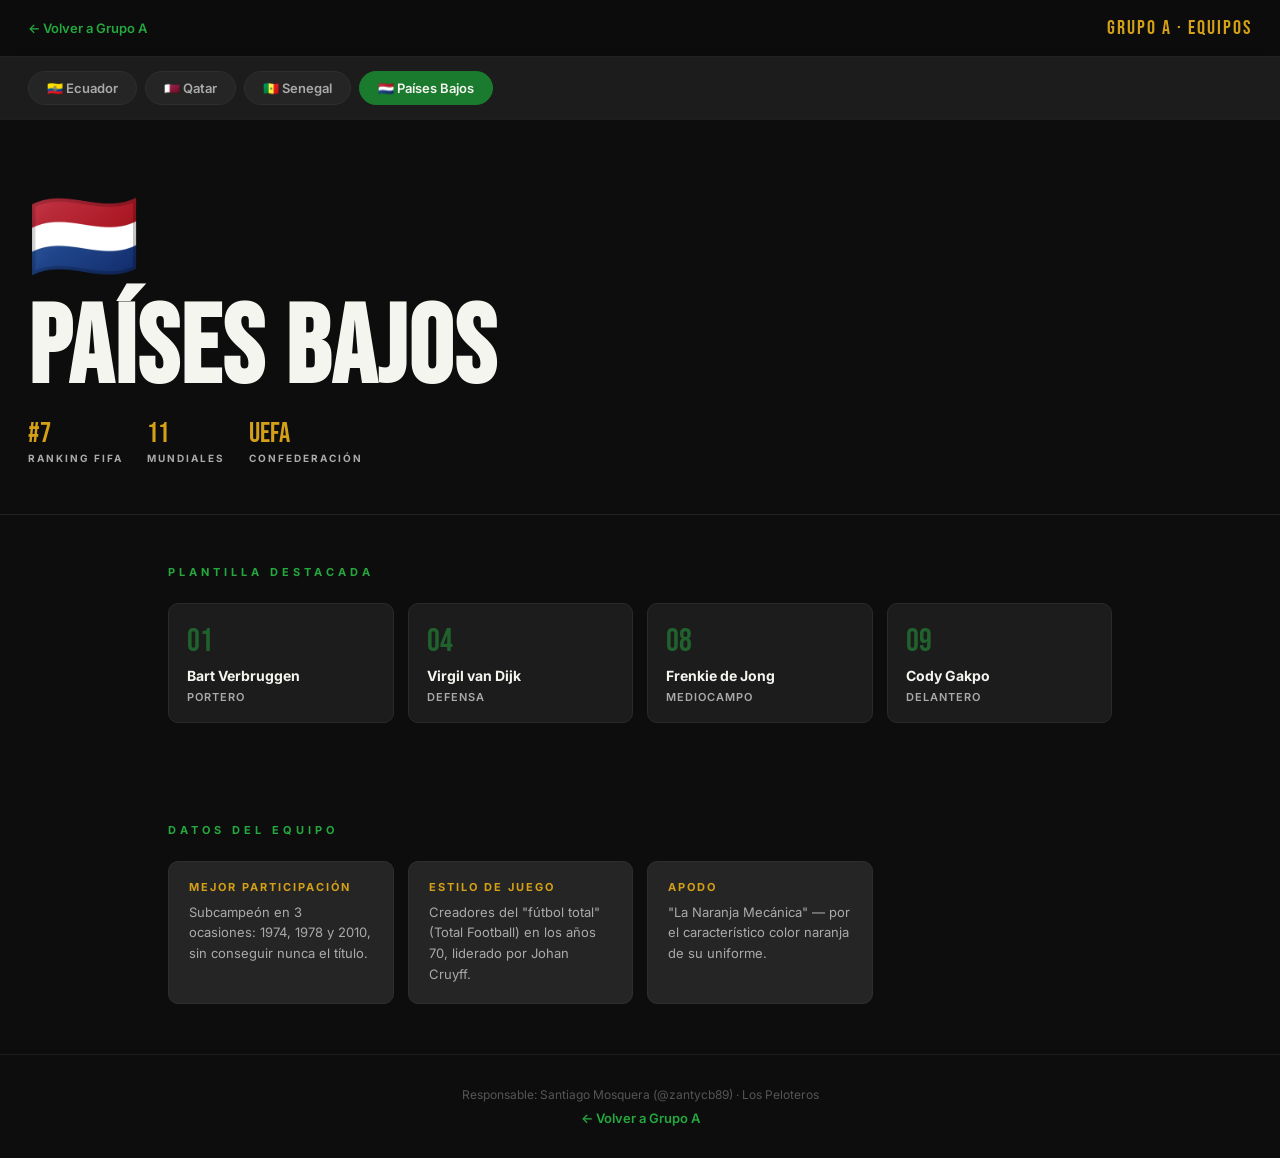
<file: PaisesBajos.html>
<!DOCTYPE html>
<html lang="es">
<head>
  <meta charset="UTF-8" />
  <meta name="viewport" content="width=device-width, initial-scale=1.0" />
  <title>Países Bajos — Grupo A — Mundial 2026</title>
  <link rel="preconnect" href="https://fonts.googleapis.com">
  <link href="https://fonts.googleapis.com/css2?family=Bebas+Neue&family=Inter:wght@400;500;600;700&display=swap" rel="stylesheet">
  <link rel="stylesheet" href="equipos.css" />
</head>
<body>

  <nav class="nav">
    <a href="../grupoA.html" class="nav-back">← Volver a Grupo A</a>
    <span class="nav-tag">Grupo A · Equipos</span>
  </nav>

  <div class="team-switch">
    <a href="Ecuador.html" class="team-pill">🇪🇨 Ecuador</a>
    <a href="Qatar.html" class="team-pill">🇶🇦 Qatar</a>
    <a href="Senegal.html" class="team-pill">🇸🇳 Senegal</a>
    <a href="PaisesBajos.html" class="team-pill active">🇳🇱 Países Bajos</a>
  </div>

  <header class="team-hero">
    <div class="team-hero-flag">🇳🇱</div>
    <h1>Países Bajos</h1>
    <div class="team-hero-meta">
      <div class="meta-item">
        <span class="meta-num">#7</span>
        <span class="meta-label">Ranking FIFA</span>
      </div>
      <div class="meta-item">
        <span class="meta-num">11</span>
        <span class="meta-label">Mundiales</span>
      </div>
      <div class="meta-item">
        <span class="meta-num">UEFA</span>
        <span class="meta-label">Confederación</span>
      </div>
    </div>
  </header>

  <section class="section">
    <p class="section-label">Plantilla destacada</p>
    <div class="jugadores-grid">
      <div class="jugador-card">
        <span class="jugador-num">01</span>
        <span class="jugador-nombre">Bart Verbruggen</span>
        <span class="jugador-pos">Portero</span>
      </div>
      <div class="jugador-card">
        <span class="jugador-num">04</span>
        <span class="jugador-nombre">Virgil van Dijk</span>
        <span class="jugador-pos">Defensa</span>
      </div>
      <div class="jugador-card">
        <span class="jugador-num">08</span>
        <span class="jugador-nombre">Frenkie de Jong</span>
        <span class="jugador-pos">Mediocampo</span>
      </div>
      <div class="jugador-card">
        <span class="jugador-num">09</span>
        <span class="jugador-nombre">Cody Gakpo</span>
        <span class="jugador-pos">Delantero</span>
      </div>
    </div>
  </section>

  <section class="section">
    <p class="section-label">Datos del equipo</p>
    <div class="datos-grid">
      <div class="dato-card">
        <p class="dato-title">Mejor participación</p>
        <p class="dato-text">Subcampeón en 3 ocasiones: 1974, 1978 y 2010, sin conseguir nunca el título.</p>
      </div>
      <div class="dato-card">
        <p class="dato-title">Estilo de juego</p>
        <p class="dato-text">Creadores del "fútbol total" (Total Football) en los años 70, liderado por Johan Cruyff.</p>
      </div>
      <div class="dato-card">
        <p class="dato-title">Apodo</p>
        <p class="dato-text">"La Naranja Mecánica" — por el característico color naranja de su uniforme.</p>
      </div>
    </div>
  </section>

  <footer class="footer">
    <p>Responsable: Santiago Mosquera (@zantycb89) · Los Peloteros</p>
    <a href="../grupoA.html">← Volver a Grupo A</a>
  </footer>

</body>
</html>
</file>
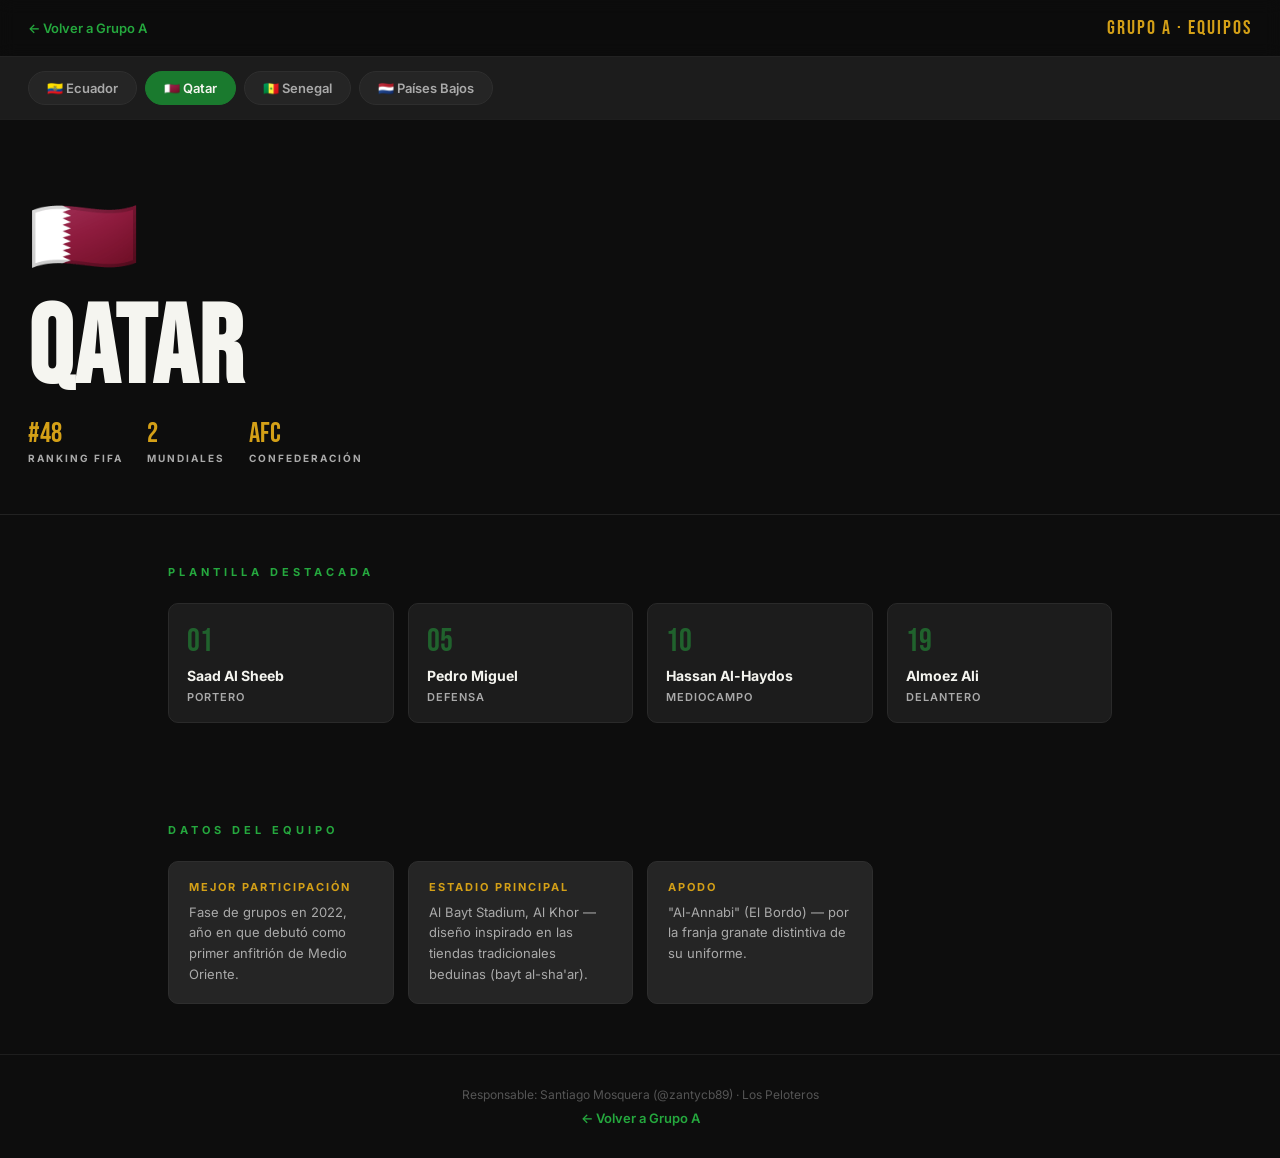
<file: Qatar.html>
<!DOCTYPE html>
<html lang="es">
<head>
  <meta charset="UTF-8" />
  <meta name="viewport" content="width=device-width, initial-scale=1.0" />
  <title>Qatar — Grupo A — Mundial 2026</title>
  <link rel="preconnect" href="https://fonts.googleapis.com">
  <link href="https://fonts.googleapis.com/css2?family=Bebas+Neue&family=Inter:wght@400;500;600;700&display=swap" rel="stylesheet">
  <link rel="stylesheet" href="equipos.css" />
</head>
<body>

  <nav class="nav">
    <a href="../grupoA.html" class="nav-back">← Volver a Grupo A</a>
    <span class="nav-tag">Grupo A · Equipos</span>
  </nav>

  <div class="team-switch">
    <a href="Ecuador.html" class="team-pill">🇪🇨 Ecuador</a>
    <a href="Qatar.html" class="team-pill active">🇶🇦 Qatar</a>
    <a href="Senegal.html" class="team-pill">🇸🇳 Senegal</a>
    <a href="PaisesBajos.html" class="team-pill">🇳🇱 Países Bajos</a>
  </div>

  <header class="team-hero">
    <div class="team-hero-flag">🇶🇦</div>
    <h1>Qatar</h1>
    <div class="team-hero-meta">
      <div class="meta-item">
        <span class="meta-num">#48</span>
        <span class="meta-label">Ranking FIFA</span>
      </div>
      <div class="meta-item">
        <span class="meta-num">2</span>
        <span class="meta-label">Mundiales</span>
      </div>
      <div class="meta-item">
        <span class="meta-num">AFC</span>
        <span class="meta-label">Confederación</span>
      </div>
    </div>
  </header>

  <section class="section">
    <p class="section-label">Plantilla destacada</p>
    <div class="jugadores-grid">
      <div class="jugador-card">
        <span class="jugador-num">01</span>
        <span class="jugador-nombre">Saad Al Sheeb</span>
        <span class="jugador-pos">Portero</span>
      </div>
      <div class="jugador-card">
        <span class="jugador-num">05</span>
        <span class="jugador-nombre">Pedro Miguel</span>
        <span class="jugador-pos">Defensa</span>
      </div>
      <div class="jugador-card">
        <span class="jugador-num">10</span>
        <span class="jugador-nombre">Hassan Al-Haydos</span>
        <span class="jugador-pos">Mediocampo</span>
      </div>
      <div class="jugador-card">
        <span class="jugador-num">19</span>
        <span class="jugador-nombre">Almoez Ali</span>
        <span class="jugador-pos">Delantero</span>
      </div>
    </div>
  </section>

  <section class="section">
    <p class="section-label">Datos del equipo</p>
    <div class="datos-grid">
      <div class="dato-card">
        <p class="dato-title">Mejor participación</p>
        <p class="dato-text">Fase de grupos en 2022, año en que debutó como primer anfitrión de Medio Oriente.</p>
      </div>
      <div class="dato-card">
        <p class="dato-title">Estadio principal</p>
        <p class="dato-text">Al Bayt Stadium, Al Khor — diseño inspirado en las tiendas tradicionales beduinas (bayt al-sha'ar).</p>
      </div>
      <div class="dato-card">
        <p class="dato-title">Apodo</p>
        <p class="dato-text">"Al-Annabi" (El Bordo) — por la franja granate distintiva de su uniforme.</p>
      </div>
    </div>
  </section>

  <footer class="footer">
    <p>Responsable: Santiago Mosquera (@zantycb89) · Los Peloteros</p>
    <a href="../grupoA.html">← Volver a Grupo A</a>
  </footer>

</body>
</html>
</file>
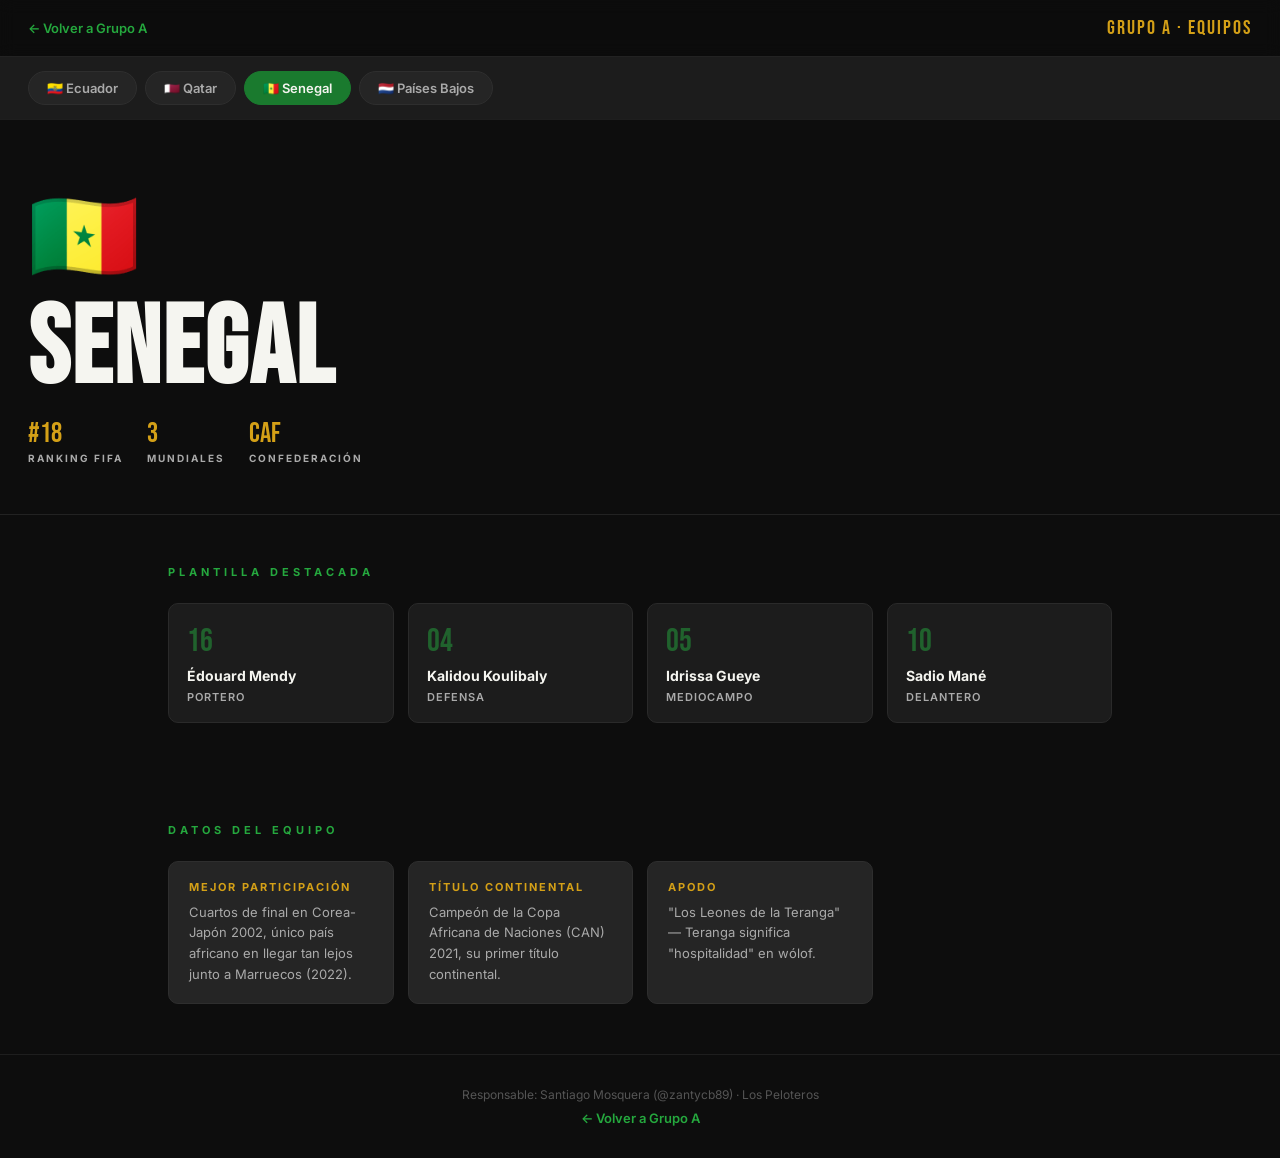
<file: Senegal.html>
<!DOCTYPE html>
<html lang="es">
<head>
  <meta charset="UTF-8" />
  <meta name="viewport" content="width=device-width, initial-scale=1.0" />
  <title>Senegal — Grupo A — Mundial 2026</title>
  <link rel="preconnect" href="https://fonts.googleapis.com">
  <link href="https://fonts.googleapis.com/css2?family=Bebas+Neue&family=Inter:wght@400;500;600;700&display=swap" rel="stylesheet">
  <link rel="stylesheet" href="equipos.css" />
</head>
<body>

  <nav class="nav">
    <a href="../grupoA.html" class="nav-back">← Volver a Grupo A</a>
    <span class="nav-tag">Grupo A · Equipos</span>
  </nav>

  <div class="team-switch">
    <a href="Ecuador.html" class="team-pill">🇪🇨 Ecuador</a>
    <a href="Qatar.html" class="team-pill">🇶🇦 Qatar</a>
    <a href="Senegal.html" class="team-pill active">🇸🇳 Senegal</a>
    <a href="PaisesBajos.html" class="team-pill">🇳🇱 Países Bajos</a>
  </div>

  <header class="team-hero">
    <div class="team-hero-flag">🇸🇳</div>
    <h1>Senegal</h1>
    <div class="team-hero-meta">
      <div class="meta-item">
        <span class="meta-num">#18</span>
        <span class="meta-label">Ranking FIFA</span>
      </div>
      <div class="meta-item">
        <span class="meta-num">3</span>
        <span class="meta-label">Mundiales</span>
      </div>
      <div class="meta-item">
        <span class="meta-num">CAF</span>
        <span class="meta-label">Confederación</span>
      </div>
    </div>
  </header>

  <section class="section">
    <p class="section-label">Plantilla destacada</p>
    <div class="jugadores-grid">
      <div class="jugador-card">
        <span class="jugador-num">16</span>
        <span class="jugador-nombre">Édouard Mendy</span>
        <span class="jugador-pos">Portero</span>
      </div>
      <div class="jugador-card">
        <span class="jugador-num">04</span>
        <span class="jugador-nombre">Kalidou Koulibaly</span>
        <span class="jugador-pos">Defensa</span>
      </div>
      <div class="jugador-card">
        <span class="jugador-num">05</span>
        <span class="jugador-nombre">Idrissa Gueye</span>
        <span class="jugador-pos">Mediocampo</span>
      </div>
      <div class="jugador-card">
        <span class="jugador-num">10</span>
        <span class="jugador-nombre">Sadio Mané</span>
        <span class="jugador-pos">Delantero</span>
      </div>
    </div>
  </section>

  <section class="section">
    <p class="section-label">Datos del equipo</p>
    <div class="datos-grid">
      <div class="dato-card">
        <p class="dato-title">Mejor participación</p>
        <p class="dato-text">Cuartos de final en Corea-Japón 2002, único país africano en llegar tan lejos junto a Marruecos (2022).</p>
      </div>
      <div class="dato-card">
        <p class="dato-title">Título continental</p>
        <p class="dato-text">Campeón de la Copa Africana de Naciones (CAN) 2021, su primer título continental.</p>
      </div>
      <div class="dato-card">
        <p class="dato-title">Apodo</p>
        <p class="dato-text">"Los Leones de la Teranga" — Teranga significa "hospitalidad" en wólof.</p>
      </div>
    </div>
  </section>

  <footer class="footer">
    <p>Responsable: Santiago Mosquera (@zantycb89) · Los Peloteros</p>
    <a href="../grupoA.html">← Volver a Grupo A</a>
  </footer>

</body>
</html>
</file>
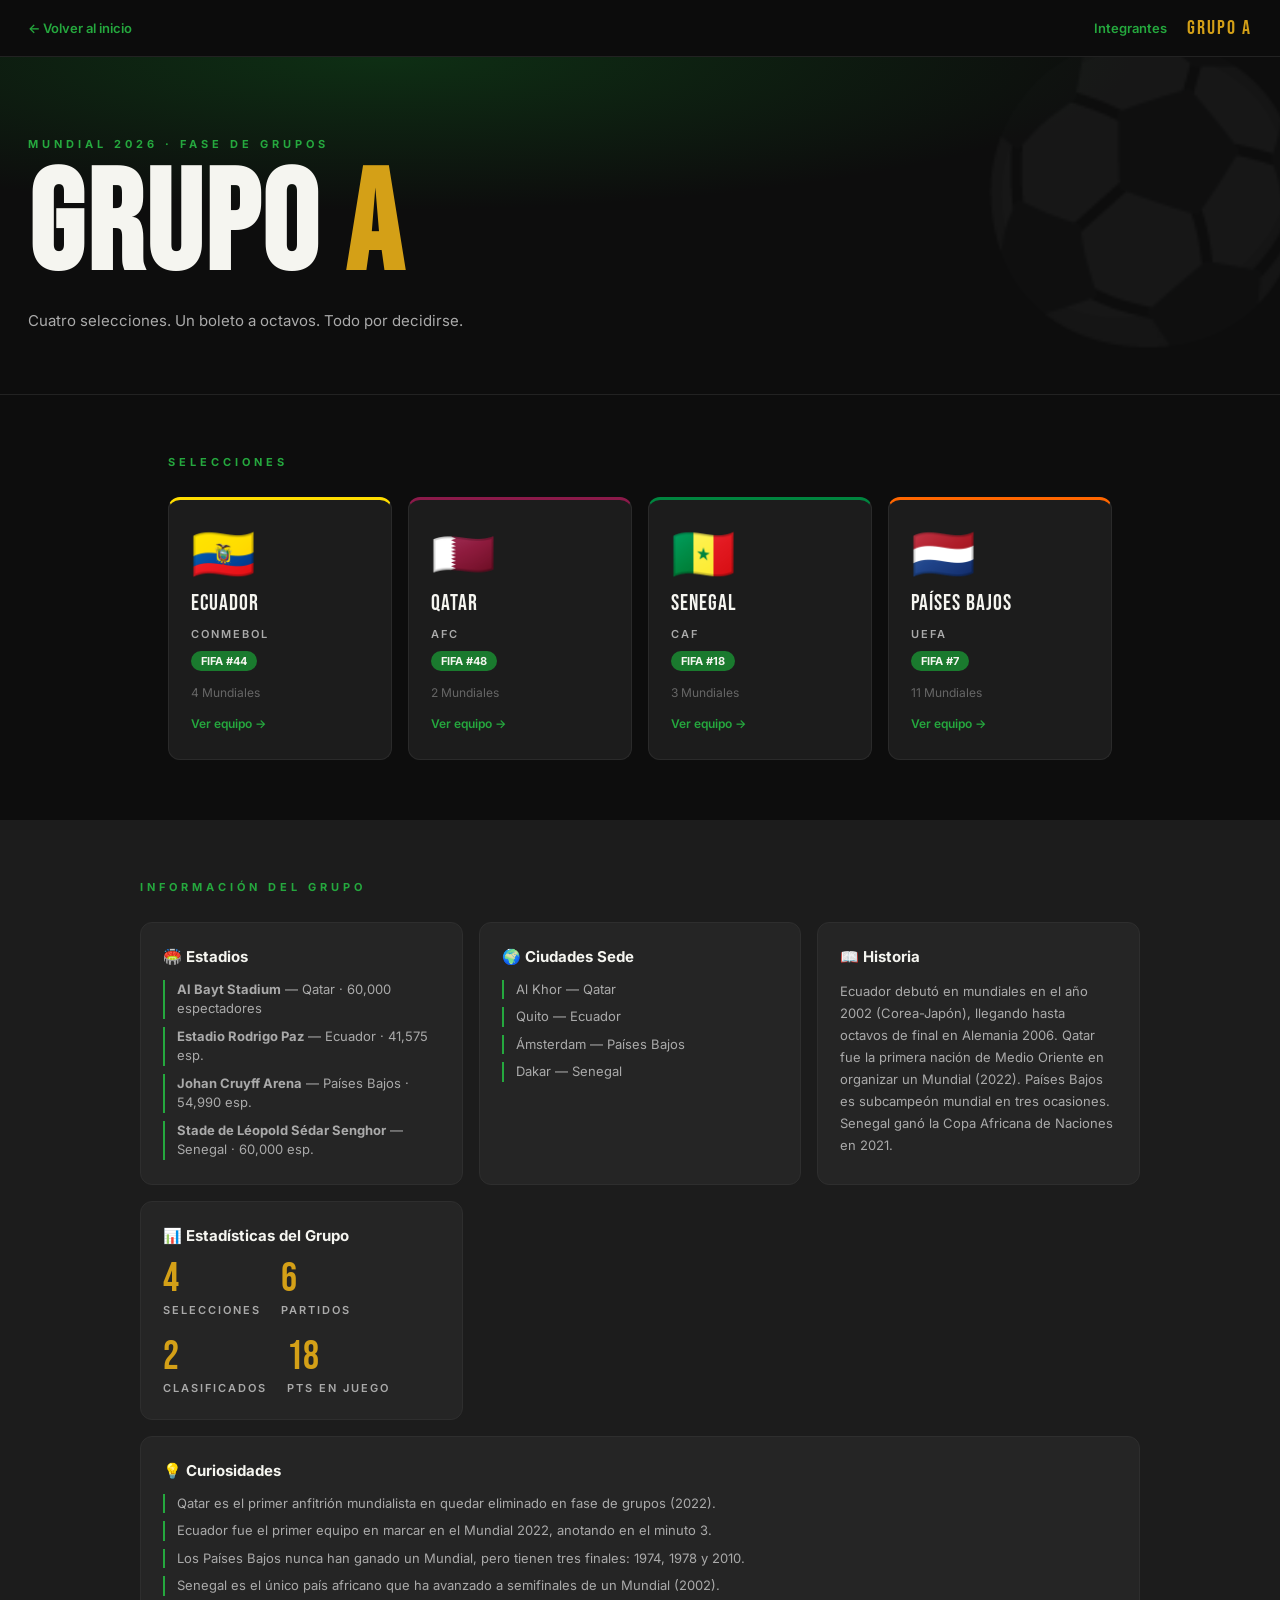
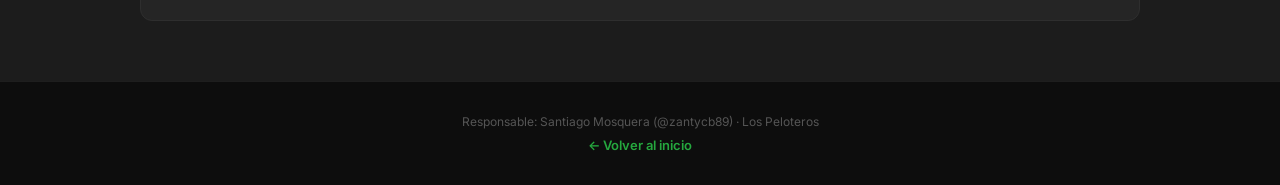
<file: Grupo_A/paginas/grupoA.html>
<!DOCTYPE html>
<html lang="es">
<head>
  <meta charset="UTF-8" />
  <meta name="viewport" content="width=device-width, initial-scale=1.0" />
  <title>Grupo A — Mundial 2026</title>
  <link rel="preconnect" href="https://fonts.googleapis.com">
  <link href="https://fonts.googleapis.com/css2?family=Bebas+Neue&family=Inter:wght@400;500;600;700&display=swap" rel="stylesheet">
  <link rel="stylesheet" href="grupoA.css" />
</head>
<body>

  <nav class="nav">
    <a href="../../index.html" class="nav-back">← Volver al inicio</a>
    <div style="display:flex; gap:20px; align-items:center;">
      <a href="../../integrantes.html" class="nav-back">Integrantes</a>
      <span class="nav-tag">Grupo A</span>
    </div>
  </nav>

  <header class="hero">
    <div class="hero-inner">
      <p class="eyebrow">Mundial 2026 · Fase de Grupos</p>
      <h1>Grupo <span>A</span></h1>
      <p class="hero-sub">Cuatro selecciones. Un boleto a octavos. Todo por decidirse.</p>
    </div>
    <div class="ball-bg">⚽</div>
  </header>

  <!-- EQUIPOS -->
  <section class="section">
    <p class="section-label">Selecciones</p>
    <div class="equipos-grid" id="equipos"></div>
  </section>

  <!-- INFO COMPLEMENTARIA -->
  <section class="section section-dark">
    <p class="section-label">Información del Grupo</p>
    <div class="info-grid">

      <div class="info-card">
        <h3 class="info-title">🏟️ Estadios</h3>
        <ul class="info-list">
          <li><strong>Al Bayt Stadium</strong> — Qatar · 60,000 espectadores</li>
          <li><strong>Estadio Rodrigo Paz</strong> — Ecuador · 41,575 esp.</li>
          <li><strong>Johan Cruyff Arena</strong> — Países Bajos · 54,990 esp.</li>
          <li><strong>Stade de Léopold Sédar Senghor</strong> — Senegal · 60,000 esp.</li>
        </ul>
      </div>

      <div class="info-card">
        <h3 class="info-title">🌍 Ciudades Sede</h3>
        <ul class="info-list">
          <li>Al Khor — Qatar</li>
          <li>Quito — Ecuador</li>
          <li>Ámsterdam — Países Bajos</li>
          <li>Dakar — Senegal</li>
        </ul>
      </div>

      <div class="info-card">
        <h3 class="info-title">📖 Historia</h3>
        <p class="info-text">
          Ecuador debutó en mundiales en el año 2002 (Corea-Japón), llegando hasta octavos de final en Alemania 2006. Qatar fue la primera nación de Medio Oriente en organizar un Mundial (2022). Países Bajos es subcampeón mundial en tres ocasiones. Senegal ganó la Copa Africana de Naciones en 2021.
        </p>
      </div>

      <div class="info-card">
        <h3 class="info-title">📊 Estadísticas del Grupo</h3>
        <div class="stats-row">
          <div class="stat"><span class="stat-num">4</span><span class="stat-label">Selecciones</span></div>
          <div class="stat"><span class="stat-num">6</span><span class="stat-label">Partidos</span></div>
          <div class="stat"><span class="stat-num">2</span><span class="stat-label">Clasificados</span></div>
          <div class="stat"><span class="stat-num">18</span><span class="stat-label">Pts en juego</span></div>
        </div>
      </div>

      <div class="info-card info-card--wide">
        <h3 class="info-title">💡 Curiosidades</h3>
        <ul class="info-list">
          <li>Qatar es el primer anfitrión mundialista en quedar eliminado en fase de grupos (2022).</li>
          <li>Ecuador fue el primer equipo en marcar en el Mundial 2022, anotando en el minuto 3.</li>
          <li>Los Países Bajos nunca han ganado un Mundial, pero tienen tres finales: 1974, 1978 y 2010.</li>
          <li>Senegal es el único país africano que ha avanzado a semifinales de un Mundial (2002).</li>
        </ul>
      </div>

    </div>
  </section>

  <footer class="footer">
    <p>Responsable: Santiago Mosquera (@zantycb89) · Los Peloteros</p>
    <a href="../../index.html">← Volver al inicio</a>
  </footer>

  <script src="grupoA.js"></script>
</body>
</html>
</file>
<file: equipos.css>
/* ==================================================
   equipos.css — Hoja de estilos COMPARTIDA
   Usada por todas las páginas de equipo del Grupo A
   (Ecuador.html, Qatar.html, Senegal.html, PaisesBajos.html)
   ================================================== */
*, *::before, *::after { box-sizing: border-box; margin: 0; padding: 0; }

:root {
  --verde:    #1a7a2e;
  --verde-cl: #25a83e;
  --dorado:   #d4a017;
  --negro:    #0d0d0d;
  --gris:     #1c1c1c;
  --gris-cl:  #252525;
  --blanco:   #f5f5f0;
  --texto:    #aaaaaa;
}

body {
  background: var(--negro);
  color: var(--blanco);
  font-family: 'Inter', sans-serif;
}

/* NAV SUPERIOR */
.nav {
  display: flex;
  justify-content: space-between;
  align-items: center;
  padding: 16px 28px;
  border-bottom: 1px solid #222;
  position: sticky;
  top: 0;
  background: rgba(13,13,13,0.92);
  backdrop-filter: blur(8px);
  z-index: 100;
  flex-wrap: wrap;
  gap: 10px;
}
.nav-back {
  font-size: 13px;
  font-weight: 600;
  color: var(--verde-cl);
  text-decoration: none;
}
.nav-back:hover { text-decoration: underline; }
.nav-tag {
  font-family: 'Bebas Neue', sans-serif;
  font-size: 20px;
  color: var(--dorado);
  letter-spacing: 2px;
}

/* NAVEGACIÓN ENTRE EQUIPOS (pills) */
.team-switch {
  display: flex;
  gap: 8px;
  padding: 14px 28px;
  border-bottom: 1px solid #1e1e1e;
  flex-wrap: wrap;
  background: var(--gris);
}
.team-pill {
  font-size: 13px;
  font-weight: 600;
  text-decoration: none;
  color: var(--texto);
  background: var(--gris-cl);
  border: 1px solid #2e2e2e;
  border-radius: 30px;
  padding: 8px 18px;
  transition: border-color 0.2s, color 0.2s;
}
.team-pill:hover {
  border-color: var(--verde-cl);
  color: var(--blanco);
}
.team-pill.active {
  background: var(--verde);
  border-color: var(--verde);
  color: var(--blanco);
}

/* HERO DE EQUIPO */
.team-hero {
  position: relative;
  overflow: hidden;
  padding: 70px 28px 50px;
  border-bottom: 1px solid #222;
}
.team-hero-flag {
  font-size: 90px;
  line-height: 1;
  margin-bottom: 18px;
}
.team-hero h1 {
  font-family: 'Bebas Neue', sans-serif;
  font-size: clamp(56px, 13vw, 110px);
  line-height: 0.95;
  letter-spacing: 2px;
}
.team-hero-meta {
  margin-top: 14px;
  display: flex;
  gap: 24px;
  flex-wrap: wrap;
}
.meta-item {
  display: flex;
  flex-direction: column;
  gap: 2px;
}
.meta-num {
  font-family: 'Bebas Neue', sans-serif;
  font-size: 28px;
  color: var(--dorado);
}
.meta-label {
  font-size: 10px;
  font-weight: 700;
  letter-spacing: 2px;
  text-transform: uppercase;
  color: var(--texto);
}

/* SECCIONES */
.section {
  padding: 50px 28px;
  max-width: 1000px;
  margin: 0 auto;
}
.section-label {
  font-size: 11px;
  font-weight: 700;
  letter-spacing: 4px;
  text-transform: uppercase;
  color: var(--verde-cl);
  margin-bottom: 24px;
}
.section-text {
  font-size: 14px;
  color: var(--texto);
  line-height: 1.8;
  max-width: 640px;
}

/* TARJETAS JUGADORES */
.jugadores-grid {
  display: grid;
  grid-template-columns: repeat(auto-fill, minmax(180px, 1fr));
  gap: 14px;
}
.jugador-card {
  background: var(--gris);
  border: 1px solid #2a2a2a;
  border-radius: 10px;
  padding: 18px;
  display: flex;
  flex-direction: column;
  gap: 6px;
  transition: border-color 0.2s, transform 0.2s;
}
.jugador-card:hover {
  border-color: var(--verde-cl);
  transform: translateY(-2px);
}
.jugador-num {
  font-family: 'Bebas Neue', sans-serif;
  font-size: 32px;
  color: var(--verde-cl);
  opacity: 0.5;
}
.jugador-nombre {
  font-weight: 700;
  font-size: 14px;
}
.jugador-pos {
  font-size: 11px;
  font-weight: 600;
  letter-spacing: 1px;
  text-transform: uppercase;
  color: var(--texto);
}

/* PALMARÉS / DATOS EXTRA */
.datos-grid {
  display: grid;
  grid-template-columns: repeat(auto-fill, minmax(220px, 1fr));
  gap: 14px;
}
.dato-card {
  background: var(--gris-cl);
  border: 1px solid #2e2e2e;
  border-radius: 10px;
  padding: 18px 20px;
}
.dato-title {
  font-size: 11px;
  font-weight: 700;
  letter-spacing: 2px;
  text-transform: uppercase;
  color: var(--dorado);
  margin-bottom: 8px;
}
.dato-text {
  font-size: 13px;
  color: var(--texto);
  line-height: 1.6;
}

/* FOOTER */
.footer {
  text-align: center;
  padding: 32px 24px;
  font-size: 12px;
  color: #555;
  border-top: 1px solid #1e1e1e;
  display: flex;
  flex-direction: column;
  gap: 8px;
}
.footer a {
  color: var(--verde-cl);
  text-decoration: none;
  font-size: 13px;
  font-weight: 600;
}
</file>
<file: grupoA.css>
/* ============================
   GRUPO A — Estilos
   ============================ */
*, *::before, *::after { box-sizing: border-box; margin: 0; padding: 0; }

:root {
  --verde:    #1a7a2e;
  --verde-cl: #25a83e;
  --dorado:   #d4a017;
  --negro:    #0d0d0d;
  --gris:     #1c1c1c;
  --gris-cl:  #252525;
  --blanco:   #f5f5f0;
  --texto:    #aaaaaa;
}

body {
  background: var(--negro);
  color: var(--blanco);
  font-family: 'Inter', sans-serif;
}

/* NAV */
.nav {
  display: flex;
  justify-content: space-between;
  align-items: center;
  padding: 16px 28px;
  border-bottom: 1px solid #222;
  position: sticky;
  top: 0;
  background: rgba(13,13,13,0.9);
  backdrop-filter: blur(8px);
  z-index: 100;
}
.nav-back {
  font-size: 13px;
  font-weight: 600;
  color: var(--verde-cl);
  text-decoration: none;
}
.nav-back:hover { text-decoration: underline; }
.nav-tag {
  font-family: 'Bebas Neue', sans-serif;
  font-size: 20px;
  color: var(--dorado);
  letter-spacing: 2px;
}

/* HERO */
.hero {
  position: relative;
  overflow: hidden;
  padding: 80px 28px 60px;
  background: radial-gradient(ellipse 90% 70% at 30% 0%, #0e2f14 0%, var(--negro) 65%);
  border-bottom: 1px solid #222;
}
.hero-inner { position: relative; z-index: 1; }
.ball-bg {
  position: absolute;
  right: -40px; top: -40px;
  font-size: 280px;
  opacity: 0.04;
  pointer-events: none;
  animation: spin 40s linear infinite;
}
@keyframes spin { to { transform: rotate(360deg); } }

.eyebrow {
  font-size: 11px;
  font-weight: 700;
  letter-spacing: 4px;
  text-transform: uppercase;
  color: var(--verde-cl);
  margin-bottom: 14px;
}
.hero h1 {
  font-family: 'Bebas Neue', sans-serif;
  font-size: clamp(72px, 16vw, 140px);
  line-height: 0.9;
  letter-spacing: 3px;
}
.hero h1 span { color: var(--dorado); }
.hero-sub {
  margin-top: 18px;
  color: var(--texto);
  font-size: 15px;
  max-width: 440px;
  line-height: 1.65;
}

/* SECCIONES */
.section {
  padding: 60px 28px;
  max-width: 1000px;
  margin: 0 auto;
}
.section-dark {
  background: var(--gris);
  max-width: 100%;
  padding: 60px 28px;
}
.section-dark > * {
  max-width: 1000px;
  margin: 0 auto;
}
.section-label {
  font-size: 11px;
  font-weight: 700;
  letter-spacing: 4px;
  text-transform: uppercase;
  color: var(--verde-cl);
  margin-bottom: 28px;
}

/* EQUIPOS */
.equipos-grid {
  display: grid;
  grid-template-columns: repeat(auto-fill, minmax(220px, 1fr));
  gap: 16px;
}
.equipo-card {
  background: var(--gris);
  border: 1px solid #2a2a2a;
  border-radius: 12px;
  padding: 28px 22px;
  display: flex;
  flex-direction: column;
  gap: 10px;
  transition: border-color 0.2s, transform 0.2s;
}
.equipo-card:hover {
  border-color: var(--verde-cl);
  transform: translateY(-3px);
}
.equipo-flag { font-size: 52px; line-height: 1; }
.equipo-nombre {
  font-family: 'Bebas Neue', sans-serif;
  font-size: 22px;
  letter-spacing: 1px;
  color: var(--blanco);
}
.equipo-conf {
  font-size: 11px;
  font-weight: 600;
  letter-spacing: 2px;
  text-transform: uppercase;
  color: var(--texto);
}
.equipo-ranking {
  display: inline-block;
  background: var(--verde);
  color: var(--blanco);
  font-size: 11px;
  font-weight: 700;
  padding: 3px 10px;
  border-radius: 20px;
  width: fit-content;
}

/* INFO COMPLEMENTARIA */
.info-grid {
  display: grid;
  grid-template-columns: repeat(auto-fill, minmax(280px, 1fr));
  gap: 16px;
  max-width: 1000px;
  margin: 28px auto 0;
}
.info-card {
  background: var(--gris-cl);
  border: 1px solid #2e2e2e;
  border-radius: 12px;
  padding: 24px 22px;
}
.info-card--wide {
  grid-column: 1 / -1;
}
.info-title {
  font-size: 15px;
  font-weight: 700;
  margin-bottom: 14px;
  color: var(--blanco);
}
.info-list {
  list-style: none;
  display: flex;
  flex-direction: column;
  gap: 8px;
}
.info-list li {
  font-size: 13px;
  color: var(--texto);
  padding-left: 12px;
  border-left: 2px solid var(--verde-cl);
  line-height: 1.5;
}
.info-text {
  font-size: 13px;
  color: var(--texto);
  line-height: 1.7;
}

/* STATS */
.stats-row {
  display: flex;
  gap: 20px;
  flex-wrap: wrap;
}
.stat {
  display: flex;
  flex-direction: column;
  gap: 4px;
}
.stat-num {
  font-family: 'Bebas Neue', sans-serif;
  font-size: 40px;
  color: var(--dorado);
  line-height: 1;
}
.stat-label {
  font-size: 11px;
  font-weight: 600;
  letter-spacing: 2px;
  text-transform: uppercase;
  color: var(--texto);
}

/* FOOTER */
.footer {
  text-align: center;
  padding: 32px 24px;
  font-size: 12px;
  color: #555;
  border-top: 1px solid #1e1e1e;
  display: flex;
  flex-direction: column;
  gap: 8px;
}
.footer a {
  color: var(--verde-cl);
  text-decoration: none;
  font-size: 13px;
  font-weight: 600;
}
</file>
<file: Grupo_A/paginas/grupoA.css>
/* ============================
   GRUPO A — Estilos
   ============================ */
*, *::before, *::after { box-sizing: border-box; margin: 0; padding: 0; }

:root {
  --verde:    #1a7a2e;
  --verde-cl: #25a83e;
  --dorado:   #d4a017;
  --negro:    #0d0d0d;
  --gris:     #1c1c1c;
  --gris-cl:  #252525;
  --blanco:   #f5f5f0;
  --texto:    #aaaaaa;
}

body {
  background: var(--negro);
  color: var(--blanco);
  font-family: 'Inter', sans-serif;
}

/* NAV */
.nav {
  display: flex;
  justify-content: space-between;
  align-items: center;
  padding: 16px 28px;
  border-bottom: 1px solid #222;
  position: sticky;
  top: 0;
  background: rgba(13,13,13,0.9);
  backdrop-filter: blur(8px);
  z-index: 100;
}
.nav-back {
  font-size: 13px;
  font-weight: 600;
  color: var(--verde-cl);
  text-decoration: none;
}
.nav-back:hover { text-decoration: underline; }
.nav-tag {
  font-family: 'Bebas Neue', sans-serif;
  font-size: 20px;
  color: var(--dorado);
  letter-spacing: 2px;
}

/* HERO */
.hero {
  position: relative;
  overflow: hidden;
  padding: 80px 28px 60px;
  background: radial-gradient(ellipse 90% 70% at 30% 0%, #0e2f14 0%, var(--negro) 65%);
  border-bottom: 1px solid #222;
}
.hero-inner { position: relative; z-index: 1; }
.ball-bg {
  position: absolute;
  right: -40px; top: -40px;
  font-size: 280px;
  opacity: 0.04;
  pointer-events: none;
  animation: spin 40s linear infinite;
}
@keyframes spin { to { transform: rotate(360deg); } }

.eyebrow {
  font-size: 11px;
  font-weight: 700;
  letter-spacing: 4px;
  text-transform: uppercase;
  color: var(--verde-cl);
  margin-bottom: 14px;
}
.hero h1 {
  font-family: 'Bebas Neue', sans-serif;
  font-size: clamp(72px, 16vw, 140px);
  line-height: 0.9;
  letter-spacing: 3px;
}
.hero h1 span { color: var(--dorado); }
.hero-sub {
  margin-top: 18px;
  color: var(--texto);
  font-size: 15px;
  max-width: 440px;
  line-height: 1.65;
}

/* SECCIONES */
.section {
  padding: 60px 28px;
  max-width: 1000px;
  margin: 0 auto;
}
.section-dark {
  background: var(--gris);
  max-width: 100%;
  padding: 60px 28px;
}
.section-dark > * {
  max-width: 1000px;
  margin: 0 auto;
}
.section-label {
  font-size: 11px;
  font-weight: 700;
  letter-spacing: 4px;
  text-transform: uppercase;
  color: var(--verde-cl);
  margin-bottom: 28px;
}

/* EQUIPOS */
.equipos-grid {
  display: grid;
  grid-template-columns: repeat(auto-fill, minmax(220px, 1fr));
  gap: 16px;
}
.equipo-card {
  background: var(--gris);
  border: 1px solid #2a2a2a;
  border-radius: 12px;
  padding: 28px 22px;
  display: flex;
  flex-direction: column;
  gap: 10px;
  transition: border-color 0.2s, transform 0.2s;
  text-decoration: none;
  color: inherit;
}
.equipo-card:hover {
  border-color: var(--verde-cl);
  transform: translateY(-3px);
}
.equipo-flag { font-size: 52px; line-height: 1; }
.equipo-nombre {
  font-family: 'Bebas Neue', sans-serif;
  font-size: 22px;
  letter-spacing: 1px;
  color: var(--blanco);
}
.equipo-conf {
  font-size: 11px;
  font-weight: 600;
  letter-spacing: 2px;
  text-transform: uppercase;
  color: var(--texto);
}
.equipo-ranking {
  display: inline-block;
  background: var(--verde);
  color: var(--blanco);
  font-size: 11px;
  font-weight: 700;
  padding: 3px 10px;
  border-radius: 20px;
  width: fit-content;
}

/* INFO COMPLEMENTARIA */
.info-grid {
  display: grid;
  grid-template-columns: repeat(auto-fill, minmax(280px, 1fr));
  gap: 16px;
  max-width: 1000px;
  margin: 28px auto 0;
}
.info-card {
  background: var(--gris-cl);
  border: 1px solid #2e2e2e;
  border-radius: 12px;
  padding: 24px 22px;
}
.info-card--wide {
  grid-column: 1 / -1;
}
.info-title {
  font-size: 15px;
  font-weight: 700;
  margin-bottom: 14px;
  color: var(--blanco);
}
.info-list {
  list-style: none;
  display: flex;
  flex-direction: column;
  gap: 8px;
}
.info-list li {
  font-size: 13px;
  color: var(--texto);
  padding-left: 12px;
  border-left: 2px solid var(--verde-cl);
  line-height: 1.5;
}
.info-text {
  font-size: 13px;
  color: var(--texto);
  line-height: 1.7;
}

/* STATS */
.stats-row {
  display: flex;
  gap: 20px;
  flex-wrap: wrap;
}
.stat {
  display: flex;
  flex-direction: column;
  gap: 4px;
}
.stat-num {
  font-family: 'Bebas Neue', sans-serif;
  font-size: 40px;
  color: var(--dorado);
  line-height: 1;
}
.stat-label {
  font-size: 11px;
  font-weight: 600;
  letter-spacing: 2px;
  text-transform: uppercase;
  color: var(--texto);
}

/* FOOTER */
.footer {
  text-align: center;
  padding: 32px 24px;
  font-size: 12px;
  color: #555;
  border-top: 1px solid #1e1e1e;
  display: flex;
  flex-direction: column;
  gap: 8px;
}
.footer a {
  color: var(--verde-cl);
  text-decoration: none;
  font-size: 13px;
  font-weight: 600;
}
</file>
